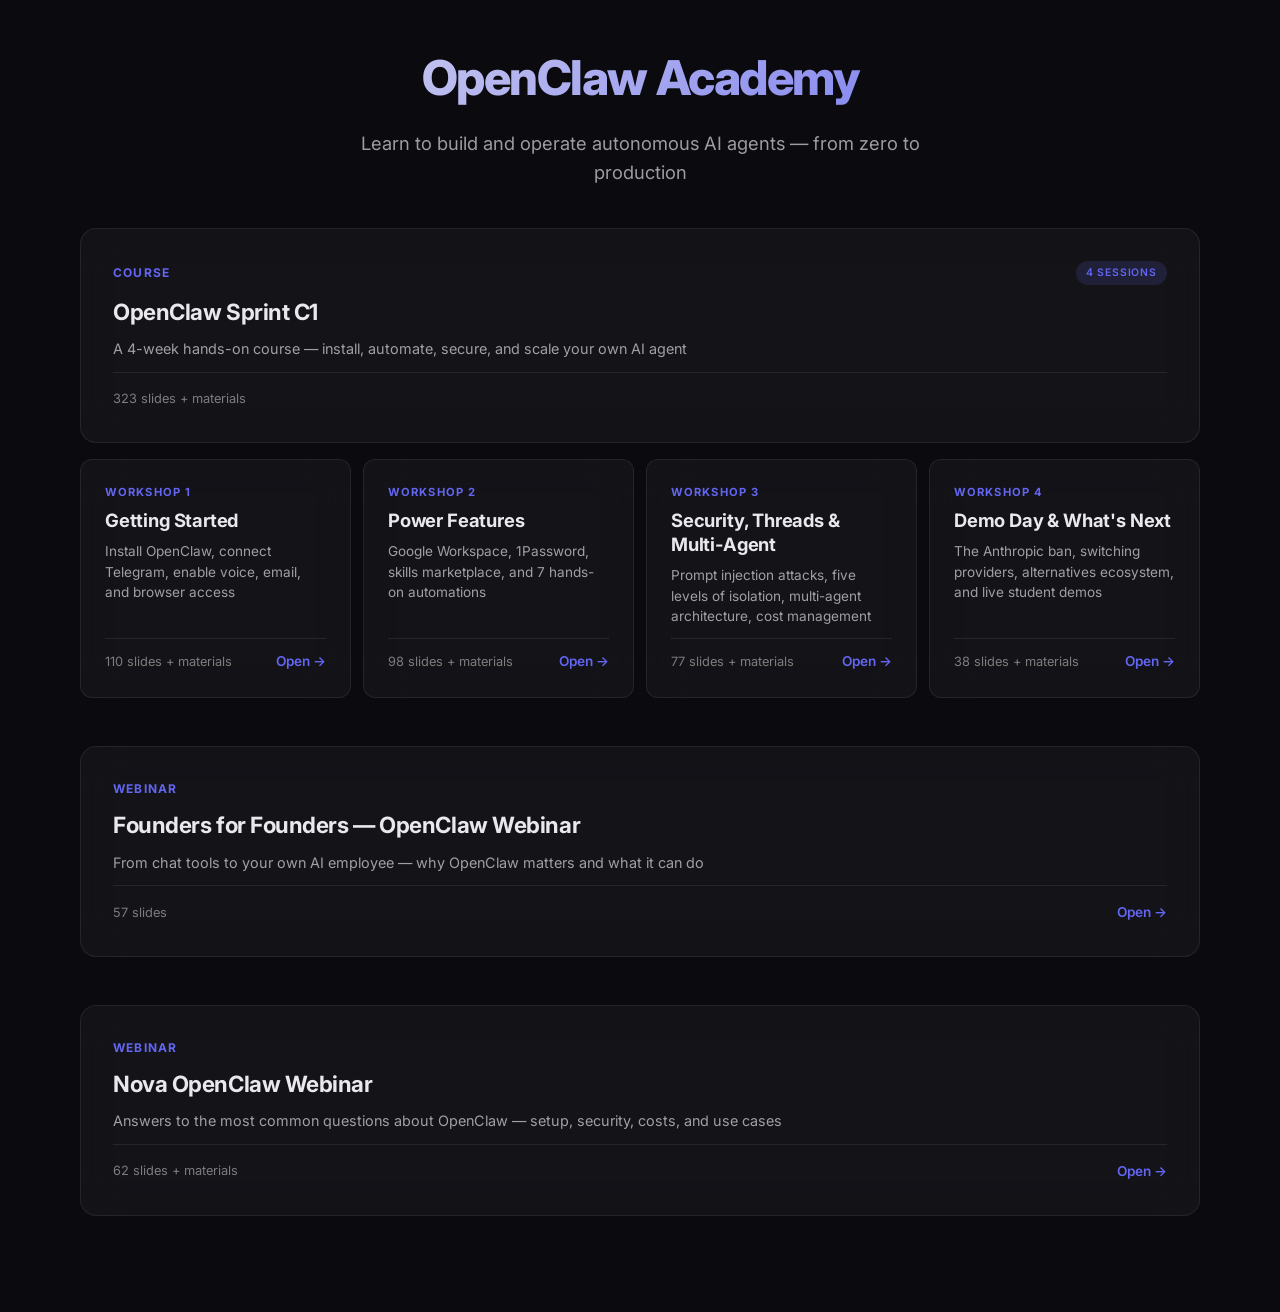
<file: index.html>
<!DOCTYPE html>
<html lang="en">
<head>
    <meta charset="UTF-8">
    <meta name="viewport" content="width=device-width, initial-scale=1.0">
    <title>OpenClaw Academy</title>
    <link rel="stylesheet" href="lms/lms.css">
</head>
<body>
    <div class="index-page">
        <header class="index-header">
            <h1>OpenClaw Academy</h1>
            <p>Learn to build and operate autonomous AI agents — from zero to production</p>
        </header>
        <div id="courses"></div>
    </div>

    <script src="lms/course-data.js"></script>
    <script>
        var container = document.getElementById('courses');

        COURSES.forEach(function (course) {
            var section = document.createElement('div');
            section.className = 'course-section';

            var typeLabel = course.type === 'course' ? 'Course' : 'Webinar';
            var badgeClass = course.type === 'course' ? 'card-badge' : 'card-badge webinar';
            var totalSlides = course.modules.reduce(function (sum, m) { return sum + m.slideCount; }, 0);
            var hasMaterials = course.modules.some(function (m) { return m.materialUrl; });

            // Single-module entries render as one clickable card
            if (course.modules.length === 1) {
                var mod = course.modules[0];
                var card = document.createElement('a');
                card.className = 'course-header-card course-header-card--link';
                card.href = 'lms/course-viewer.html?module=' + mod.id;

                card.innerHTML =
                    '<div class="card-top">' +
                        '<span class="card-number">' + typeLabel + '</span>' +
                    '</div>' +
                    '<div class="card-title">' + course.title + '</div>' +
                    '<div class="card-subtitle">' + course.subtitle + '</div>' +
                    '<div class="card-footer">' +
                        '<span class="card-meta">' + totalSlides + ' slides' + (hasMaterials ? ' + materials' : '') + '</span>' +
                        '<span class="card-cta">Open &#8594;</span>' +
                    '</div>';

                section.appendChild(card);
            } else {
                // Multi-module: header card + module grid
                var header = document.createElement('div');
                header.className = 'course-header-card';
                header.innerHTML =
                    '<div class="card-top">' +
                        '<span class="card-number">' + typeLabel + '</span>' +
                        '<span class="' + badgeClass + '">' + course.modules.length + ' sessions</span>' +
                    '</div>' +
                    '<div class="card-title">' + course.title + '</div>' +
                    '<div class="card-subtitle">' + course.subtitle + '</div>' +
                    '<div class="card-footer">' +
                        '<span class="card-meta">' + totalSlides + ' slides' + (hasMaterials ? ' + materials' : '') + '</span>' +
                    '</div>';
                section.appendChild(header);

                var grid = document.createElement('div');
                grid.className = 'module-grid';

                course.modules.forEach(function (mod) {
                    var card = document.createElement('a');
                    card.className = 'module-card';
                    card.href = 'lms/course-viewer.html?module=' + mod.id;

                    card.innerHTML =
                        '<div class="module-number">' + mod.label + '</div>' +
                        '<div class="module-title">' + mod.title + '</div>' +
                        '<div class="module-subtitle">' + mod.subtitle + '</div>' +
                        '<div class="module-footer">' +
                            '<span class="card-meta">' + mod.slideCount + ' slides' + (mod.materialUrl ? ' + materials' : '') + '</span>' +
                            '<span class="card-cta">Open &#8594;</span>' +
                        '</div>';

                    grid.appendChild(card);
                });

                section.appendChild(grid);
            }

            container.appendChild(section);
        });
    </script>
</body>
</html>
</file>
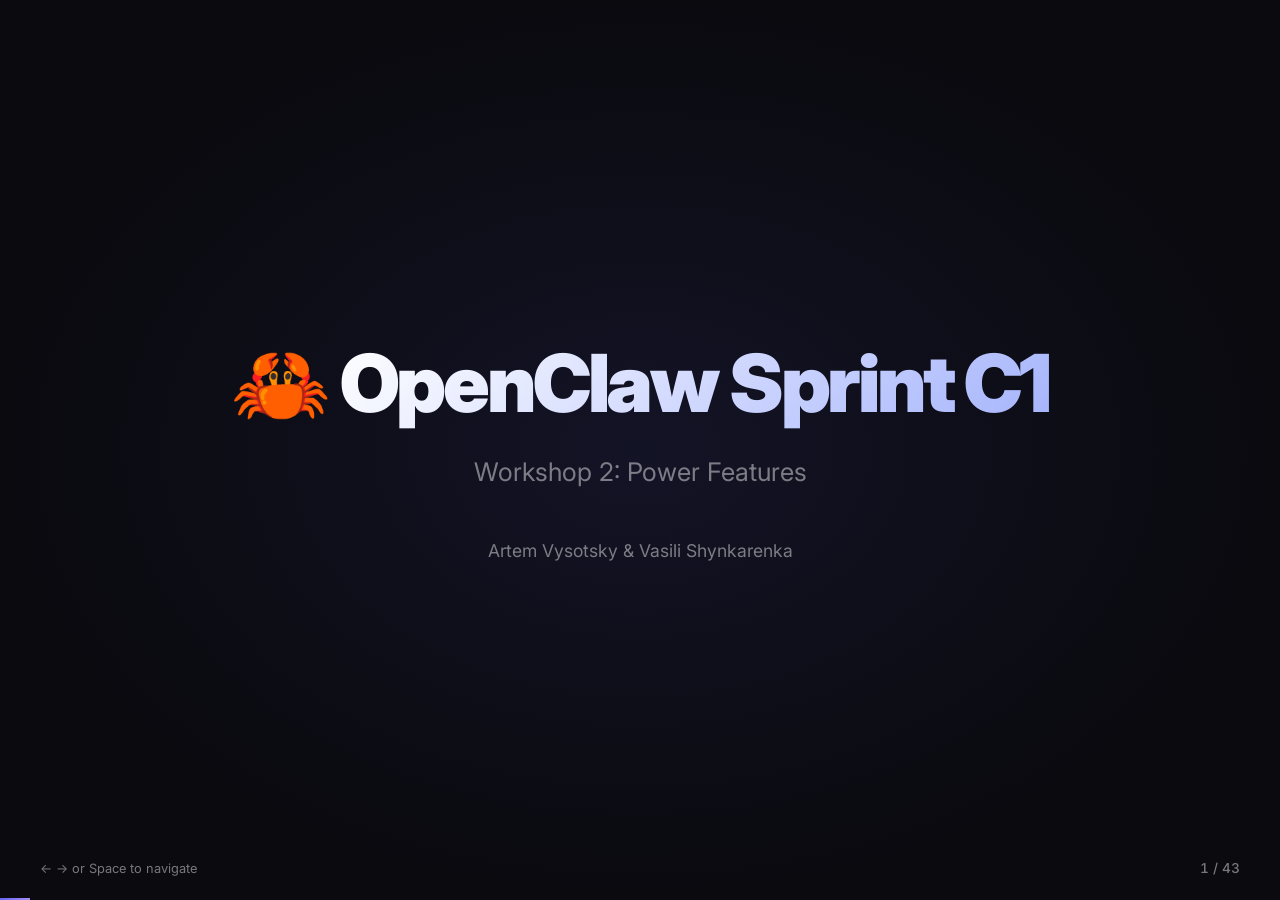
<file: workshop-2-presentation.html>
<!DOCTYPE html>
<html lang="en">
<head>
    <meta charset="UTF-8">
    <meta name="viewport" content="width=device-width, initial-scale=1.0">
    <title>OpenClaw Workshop 2: Power Features</title>
    <link href="https://fonts.googleapis.com/css2?family=Inter:wght@300;400;500;600;700;800;900&display=swap" rel="stylesheet">
    <style>
        * { margin: 0; padding: 0; box-sizing: border-box; }

        :root {
            --bg: #0a0a0f;
            --surface: rgba(255,255,255,0.04);
            --surface-hover: rgba(255,255,255,0.08);
            --border: rgba(255,255,255,0.08);
            --text: #e8e8ed;
            --text-dim: rgba(255,255,255,0.6);
            --text-muted: rgba(255,255,255,0.45);
            --accent: #6366f1;
            --accent-glow: rgba(99,102,241,0.15);
            --green: #22c55e;
            --red: #ef4444;
            --orange: #f59e0b;
            --radius: 16px;
        }

        body {
            font-family: 'Inter', -apple-system, BlinkMacSystemFont, sans-serif;
            background: var(--bg);
            color: var(--text);
            overflow: hidden;
            -webkit-font-smoothing: antialiased;
        }

        .presentation { width: 100vw; height: 100vh; position: relative; }

        .slide {
            width: 100%; height: 100%;
            display: none;
            padding: 70px 100px;
            position: absolute; top: 0; left: 0;
            overflow-y: auto;
            background: var(--bg);
        }

        .slide.active { display: flex; flex-direction: column; }

        .slide-title {
            position: absolute; top: 30px; left: 100px; right: 100px;
            padding-bottom: 20px;
            border-bottom: 1px solid var(--border);
        }

        h1 { font-size: 3.8rem; font-weight: 800; letter-spacing: -0.03em; color: #fff; margin-bottom: 16px; }
        h2 { font-size: 2.4rem; font-weight: 700; letter-spacing: -0.02em; color: #fff; margin-bottom: 24px; }
        h3 { font-size: 1.4rem; font-weight: 600; color: var(--text); margin: 20px 0 12px 0; letter-spacing: -0.01em; }

        .slide-content { margin-top: 100px; flex: 1; }

        p, li { font-size: 1.35rem; line-height: 1.8; color: var(--text-dim); font-weight: 400; }
        ul { list-style: none; margin: 16px 0; }
        li { margin: 12px 0; padding-left: 28px; position: relative; }
        li::before { content: ""; position: absolute; left: 0; top: 14px; width: 6px; height: 6px; border-radius: 50%; background: var(--accent); }

        .highlight { color: #fff; font-weight: 600; }
        .bad { color: var(--red); font-weight: 600; }
        .warn { color: var(--orange); font-weight: 500; }

        .two-columns { display: grid; grid-template-columns: 1fr 1fr; gap: 30px; margin-top: 24px; }
        .three-columns { display: grid; grid-template-columns: 1fr 1fr 1fr; gap: 24px; margin-top: 24px; }

        .column {
            background: var(--surface); padding: 32px;
            border-radius: var(--radius); border: 1px solid var(--border);
            backdrop-filter: blur(20px);
            box-shadow: 0 4px 24px rgba(0,0,0,0.2);
        }
        .column h3 { margin-top: 0; }

        .quote {
            font-size: 1.3rem; color: var(--text-dim);
            border-left: 3px solid var(--accent); padding-left: 24px; margin: 32px 0;
            font-weight: 400;
        }

        .code-block {
            background: rgba(255,255,255,0.03); padding: 28px; border-radius: var(--radius);
            font-family: 'SF Mono', 'Monaco', 'Menlo', monospace; font-size: 1rem;
            color: var(--text); margin: 20px 0; white-space: pre; overflow-x: auto;
            border: 1px solid var(--border);
        }

        table { width: 100%; border-collapse: collapse; margin: 24px 0; font-size: 1.2rem; }
        th, td { padding: 20px 24px; text-align: left; border-bottom: 1px solid var(--border); }
        th { color: var(--text-muted); font-weight: 500; font-size: 0.9rem; text-transform: uppercase; letter-spacing: 0.05em; }

        .progress-bar {
            position: fixed; bottom: 0; left: 0; height: 2px;
            background: linear-gradient(90deg, var(--accent), #a78bfa);
            transition: width 0.3s ease; z-index: 100;
        }

        .slide-counter {
            position: fixed; bottom: 24px; right: 40px;
            font-size: 0.85rem; color: var(--text-muted); font-weight: 500;
            font-variant-numeric: tabular-nums;
        }
        .nav-hint { position: fixed; bottom: 24px; left: 40px; font-size: 0.8rem; color: var(--text-muted); }

        .title-slide {
            justify-content: center; align-items: center; text-align: center;
            position: relative;
            background: radial-gradient(ellipse at 50% 50%, rgba(99,102,241,0.1) 0%, var(--bg) 70%);
        }
        .title-slide .subtitle { font-size: 1.6rem; }
        .title-slide h1 { font-size: 5rem; font-weight: 900; letter-spacing: -0.04em; color: #fff; }
        .title-slide h1 .grad { background: linear-gradient(135deg, #fff 0%, #a5b4fc 100%); -webkit-background-clip: text; -webkit-text-fill-color: transparent; background-clip: text; }
        .subtitle { font-size: 1.5rem; color: var(--text-muted); margin-top: 8px; font-weight: 400; }

        .section-number {
            font-size: 10rem; font-weight: 900;
            color: #fff; opacity: 0.03; position: absolute; top: 10px; right: 80px;
            letter-spacing: -0.05em;
        }

        .prompt-block {
            background: linear-gradient(135deg, rgba(99,102,241,0.12), rgba(99,102,241,0.04));
            border: 1px solid rgba(99,102,241,0.2);
            border-radius: var(--radius); padding: 20px 24px;
            margin: 16px 0; font-size: 1.05rem; line-height: 1.6; max-width: 750px;
            color: var(--text);
        }
        .prompt-block::before {
            content: "Prompt";
            display: block; font-size: 0.7rem; color: var(--accent);
            font-weight: 600; text-transform: uppercase; letter-spacing: 0.08em; margin-bottom: 8px;
        }

        .flow-diagram { display: flex; align-items: stretch; justify-content: center; gap: 12px; margin: 30px 0; flex-wrap: wrap; }
        .flow-step {
            background: var(--surface); border: 1px solid var(--border);
            border-radius: var(--radius); padding: 20px 24px; text-align: center; min-width: 160px; flex: 1; max-width: 220px;
            backdrop-filter: blur(20px);
            display: flex; flex-direction: column; justify-content: center; align-items: center;
        }
        .flow-step .step-icon { font-size: 1.8rem; margin-bottom: 8px; }
        .flow-step .step-text { font-size: 0.95rem; color: var(--text-dim); }
        .flow-arrow { font-size: 1.5rem; color: var(--text-muted); display: flex; align-items: center; }

        .stat-grid { display: grid; grid-template-columns: repeat(3, 1fr); gap: 24px; margin: 24px 0; }
        .stat-card {
            background: var(--surface); border: 1px solid var(--border);
            border-radius: var(--radius); padding: 32px; text-align: center;
            backdrop-filter: blur(20px);
            box-shadow: 0 4px 24px rgba(0,0,0,0.2);
        }
        .stat-number { font-size: 2.8rem; font-weight: 800; color: #fff; letter-spacing: -0.03em; }
        .stat-label { font-size: 1rem; color: var(--text-muted); margin-top: 8px; }

        .step-sequence { display: flex; gap: 16px; margin: 24px 0; }
        .step-box {
            flex: 1; background: var(--surface); border: 1px solid var(--border);
            border-radius: var(--radius); padding: 24px; text-align: center;
        }
        .step-box.active-step {
            background: linear-gradient(135deg, var(--accent), #818cf8);
            border-color: transparent;
        }
        .step-box .step-num { font-size: 2.2rem; font-weight: 800; opacity: 0.15; margin-bottom: 8px; color: #fff; }
        .step-box.active-step .step-num { opacity: 0.3; }
        .step-box .step-label { font-size: 1rem; color: var(--text-dim); }
        .step-box.active-step .step-label { color: #fff; }

        .column-accent {
            background: linear-gradient(135deg, rgba(99,102,241,0.1), rgba(99,102,241,0.03));
            border-color: rgba(99,102,241,0.2);
        }
        .column-accent h3 { color: #fff; }
        .column-accent li { color: var(--text); }

        .column-green {
            background: linear-gradient(135deg, rgba(34,197,94,0.1), rgba(34,197,94,0.03));
            border-color: rgba(34,197,94,0.2);
        }
        .column-green h3 { color: var(--green); }

        .column-orange {
            background: linear-gradient(135deg, rgba(245,158,11,0.1), rgba(245,158,11,0.03));
            border-color: rgba(245,158,11,0.2);
        }
        .column-orange h3 { color: var(--orange); }

        .tag {
            display: inline-block; padding: 4px 12px; border-radius: 100px;
            font-size: 0.8rem; font-weight: 600; letter-spacing: 0.03em;
        }
        .tag-green { background: rgba(34,197,94,0.12); color: var(--green); }
        .tag-red { background: rgba(239,68,68,0.12); color: var(--red); }
        .tag-accent { background: var(--accent-glow); color: var(--accent); }

        .tool-chip {
            display: inline-block; padding: 4px 12px; border-radius: 100px;
            font-size: 0.75rem; font-weight: 600; letter-spacing: 0.02em;
        }
        .tool-chip-accent { background: rgba(99,102,241,0.1); border: 1px solid rgba(99,102,241,0.25); color: var(--accent); }

        .emoji-demo {
            display: flex; gap: 24px; justify-content: center; margin: 32px 0; flex-wrap: wrap;
        }
        .emoji-card {
            background: var(--surface); border: 1px solid var(--border);
            border-radius: var(--radius); padding: 24px 32px; text-align: center;
            min-width: 140px;
        }
        .emoji-card .emoji { font-size: 2.5rem; margin-bottom: 8px; }
        .emoji-card .emoji-label { font-size: 0.9rem; color: var(--text-muted); }
        .emoji-card .emoji-meaning { font-size: 0.8rem; color: var(--text-dim); margin-top: 4px; }

        a { color: var(--accent); text-decoration: none; font-weight: 500; }
        a:hover { text-decoration: underline; }

        @media (min-width: 1600px) { html { font-size: 18px; } }
        @media (min-width: 1920px) {
            html { font-size: 20px; }
            .slide { padding: 80px 140px; }
            .slide-title { left: 140px; right: 140px; }
            .flow-step { min-width: 160px; padding: 24px 28px; }
            .flow-step .step-icon { font-size: 2.2rem; }
            .stat-card { padding: 40px; }
            .stat-number { font-size: 3.2rem; }
            .column { padding: 40px; }
            .two-columns { gap: 40px; }
            .step-sequence { gap: 24px; }
            .step-box { padding: 32px; }
            .prompt-block { padding: 28px 32px; max-width: 900px; font-size: 1.15rem; }
            table { font-size: 1.3rem; }
            th, td { padding: 24px 32px; }
        }
        @media (min-width: 2400px) {
            html { font-size: 24px; }
            .slide { padding: 100px 200px; }
            .slide-title { left: 200px; right: 200px; }
            h1 { font-size: 4.5rem; }
            .title-slide h1 { font-size: 6rem; }
            h2 { font-size: 3rem; }
            h3 { font-size: 1.6rem; }
            .flow-diagram { gap: 20px; }
            .flow-step { min-width: 180px; padding: 28px 32px; }
            .stat-grid { gap: 36px; }
            .stat-card { padding: 48px; }
            .stat-number { font-size: 3.6rem; }
            .column { padding: 48px; }
            .two-columns { gap: 50px; }
            .prompt-block { padding: 32px 40px; max-width: 1100px; font-size: 1.25rem; }
            .quote { font-size: 1.5rem; padding-left: 32px; }
            .code-block { padding: 36px; font-size: 1.1rem; }
            table { font-size: 1.4rem; }
            th, td { padding: 28px 36px; }
            li { margin: 16px 0; }
            .progress-bar { height: 3px; }
        }
        @media (min-width: 3200px) {
            html { font-size: 30px; }
            .slide { padding: 120px 260px; }
            .slide-title { left: 260px; right: 260px; }
            .title-slide h1 { font-size: 7rem; }
            .stat-grid { gap: 48px; }
            .stat-card { padding: 56px; }
            .column { padding: 56px; }
            .progress-bar { height: 4px; }
        }
    </style>
</head>
<body>
    <div class="presentation">

        <!-- ==================== TITLE ==================== -->
        <div class="slide title-slide active">
            <h1>🦀 <span class="grad">OpenClaw Sprint C1</span></h1>
            <div class="subtitle">Workshop 2: Power Features</div>
            <p style="margin-top: 48px; color: var(--text-muted); font-size: 1.1rem;">Artem Vysotsky &amp; Vasili Shynkarenka</p>
        </div>

        <!-- ==================== WELCOME BACK ==================== -->
        <div class="slide">
            <div class="slide-title"><h2>👋 Welcome Back</h2></div>
            <div class="slide-content" style="display: flex; flex-direction: column; justify-content: center; height: 70%;">
                <p style="font-size: 2rem; font-weight: 700; margin-bottom: 40px; color: #fff;">
                    Last time: <span class="highlight">installed &amp; connected</span>
                </p>
                <p style="font-size: 1.6rem; margin-bottom: 40px; color: var(--text-dim);">
                    Today: make it <span style="color: var(--accent); font-weight: 700;">actually useful</span>
                </p>
                <ul>
                    <li>❓ Quick check &mdash; any blockers from last week?</li>
                    <li>🎯 Goal: agent runs <span class="highlight">autonomously</span> by end of today</li>
                </ul>
            </div>
        </div>

        <!-- ==================== MENTAL MODELS ==================== -->
        <div class="slide">
            <div class="slide-title"><h2>🧠 Mental Model: The Setup Tax</h2></div>
            <div class="slide-content" style="display: flex; flex-direction: column; justify-content: center; height: 70%;">
                <p style="font-size: 2rem; font-weight: 700; margin-bottom: 32px; color: #fff;">
                    OpenClaw was built for <span style="color: var(--accent);">tinkerers and hackers</span>.
                </p>
                <p style="font-size: 1.4rem; margin-bottom: 32px; color: var(--text-dim);">
                    It was <span class="highlight">not meant to be easy</span> to set up. We're making it as smooth as we can.
                </p>
                <ul>
                    <li>🪪 It's like onboarding a <span class="highlight">new employee</span> &mdash; they need access to everything</li>
                    <li>😤 Many things <span class="bad">don't work in one click</span> &mdash; expect frustration</li>
                    <li>✅ But once it's done, <span class="highlight">it's done</span> &mdash; you never set it up again</li>
                    <li>🚪 <span class="warn">This is where most people give up</span></li>
                    <li>🤝 That's why <span class="highlight">we're here</span></li>
                </ul>
                <div class="quote" style="margin-top: 32px;">The setup is the hardest part. Today might be frustrating. That's normal. Push through it &mdash; the payoff is an employee that works 24/7.</div>
            </div>
        </div>

        <div class="slide">
            <div class="slide-title"><h2>🔄 Mental Model: Close the Loop</h2></div>
            <div class="slide-content" style="display: flex; flex-direction: column; justify-content: center; height: 70%;">
                <p style="font-size: 1.6rem; font-weight: 600; margin-bottom: 32px; color: #fff;">
                    Don't accept <span style="color: var(--red);">&ldquo;I tried but it didn't work&rdquo;</span>
                </p>
                <p style="font-size: 1.3rem; margin-bottom: 32px; color: var(--text-dim);">
                    Train your agent to <span class="highlight">test itself</span> until the task is actually complete.
                </p>
                <div class="two-columns">
                    <div class="column" style="border-color: rgba(239,68,68,0.2);">
                        <h3 style="color: var(--red);">❌ Bad</h3>
                        <ul>
                            <li>&ldquo;Set up email&rdquo;</li>
                            <li>Agent configures IMAP</li>
                            <li>&ldquo;Done!&rdquo;</li>
                            <li><span class="bad">...but it doesn't actually work</span></li>
                        </ul>
                    </div>
                    <div class="column column-green">
                        <h3>✅ Good</h3>
                        <ul>
                            <li>&ldquo;Set up email <span class="highlight">and send me a test email to confirm it works</span>&rdquo;</li>
                            <li>Agent configures IMAP</li>
                            <li>Agent sends test email</li>
                            <li>Agent verifies delivery</li>
                            <li><span class="highlight">&ldquo;Done &mdash; check your inbox&rdquo;</span></li>
                        </ul>
                    </div>
                </div>
                <p style="margin-top: 24px; font-size: 1.2rem; color: var(--accent); font-weight: 600;">Always ask: &ldquo;...and verify it works&rdquo;</p>
            </div>
        </div>

        <!-- ==================== TODAY'S PLAN ==================== -->
        <div class="slide">
            <div class="slide-title"><h2>📋 Today's Plan</h2></div>
            <div class="slide-content">
                <div class="two-columns">
                    <div class="column">
                        <h3>🔧 Power Features</h3>
                        <ul>
                            <li>🫡 Ack emojis &mdash; <span class="highlight">quality of life</span></li>
                            <li>⏰ Cron jobs &amp; scheduling</li>
                            <li>🌐 Browser automations</li>
                            <li>🔐 1Password integration</li>
                            <li>🧩 Skills &mdash; install &amp; use</li>
                            <li>📁 File sharing (Drive &amp; Mac)</li>
                        </ul>
                    </div>
                    <div class="column column-accent">
                        <h3>💡 Use Cases</h3>
                        <ul>
                            <li>📝 Meeting summary</li>
                            <li>📱 Social media management</li>
                            <li>🎧 Customer support automation</li>
                        </ul>
                    </div>
                </div>
            </div>
        </div>

        <!-- ==================== SECTION: ACK EMOJIS ==================== -->

        <div class="slide title-slide">
            <h1>🫡 <span class="grad">Ack Emojis</span></h1>
            <div class="subtitle">Know what your agent is doing</div>
        </div>

        <div class="slide">
            <div class="slide-title"><h2>🫡 The Problem: Is It Working?</h2></div>
            <div class="slide-content" style="display: flex; flex-direction: column; justify-content: center; height: 70%;">
                <p style="font-size: 1.6rem; font-weight: 600; margin-bottom: 32px; color: var(--text);">
                    You send a message. <span class="highlight">Nothing happens for 30 seconds.</span>
                </p>
                <ul>
                    <li>❓ Did it <span class="highlight">receive</span> my message?</li>
                    <li>❓ Is it <span class="highlight">thinking</span> or crashed?</li>
                    <li>❓ Should I <span class="highlight">resend</span>?</li>
                </ul>
                <p style="margin-top: 32px; font-size: 1.4rem; font-weight: 700; color: var(--accent);">
                    Ack emojis solve this &rarr; instant visual feedback
                </p>
            </div>
        </div>

        <div class="slide">
            <div class="slide-title"><h2>🫡 How It Works</h2></div>
            <div class="slide-content" style="display: flex; flex-direction: column; justify-content: center; align-items: center; height: 70%;">
                <p style="font-size: 1.3rem; color: var(--text-dim); margin-bottom: 32px;">Agent <span class="highlight">reacts to your message</span> as it processes</p>
                <div class="emoji-demo">
                    <div class="emoji-card">
                        <div class="emoji">👀</div>
                        <div class="emoji-label"><strong>Seen</strong></div>
                        <div class="emoji-meaning">Message received</div>
                    </div>
                    <div class="emoji-card">
                        <div class="emoji">🫡</div>
                        <div class="emoji-label"><strong>Working</strong></div>
                        <div class="emoji-meaning">Processing your request</div>
                    </div>
                    <div class="emoji-card">
                        <div class="emoji">✅</div>
                        <div class="emoji-label"><strong>Done</strong></div>
                        <div class="emoji-meaning">Task completed</div>
                    </div>
                    <div class="emoji-card">
                        <div class="emoji">❌</div>
                        <div class="emoji-label"><strong>Failed</strong></div>
                        <div class="emoji-meaning">Something went wrong</div>
                    </div>
                </div>
                <p style="font-size: 1.1rem; color: var(--text-muted); margin-top: 24px;">Configurable per channel &mdash; Telegram, Discord, Slack</p>
            </div>
        </div>

        <div class="slide">
            <div class="slide-title"><h2>🫡 Setting It Up</h2></div>
            <div class="slide-content" style="display: flex; flex-direction: column; justify-content: center; height: 70%;">
                <div class="prompt-block" style="max-width: 100%;">Enable ack emoji reactions on Telegram so I can see when you receive and start processing my messages. Use 👀 for received, 🫡 for working, ✅ for done.</div>
                <p style="margin-top: 24px; font-size: 1.1rem; color: var(--text-muted);">Small change, <span class="highlight">huge quality of life improvement</span>.</p>
            </div>
        </div>

        <div class="slide title-slide">
            <h1>🔴 <span class="grad">LIVE DEMO</span></h1>
            <div class="subtitle">Ack Emojis</div>
        </div>

        <!-- ==================== SECTION: CRON JOBS ==================== -->

        <div class="slide title-slide">
            <h1>⏰ <span class="grad">Cron Jobs &amp; Scheduling</span></h1>
            <div class="subtitle">Make agents work while you sleep</div>
        </div>

        <div class="slide">
            <div class="slide-title"><h2>⏰ Why Scheduling Matters</h2></div>
            <div class="slide-content" style="display: flex; flex-direction: column; justify-content: center; height: 70%;">
                <p style="font-size: 1.8rem; font-weight: 700; margin-bottom: 32px; color: #fff;">
                    Without scheduling: you <span class="highlight">ask</span>, it <span class="highlight">answers</span>.
                </p>
                <p style="font-size: 1.8rem; font-weight: 700; margin-bottom: 40px; color: var(--accent);">
                    With scheduling: it works <span class="highlight">on its own</span>.
                </p>
                <div class="two-columns">
                    <div class="column">
                        <h3>Heartbeat (Workshop 1)</h3>
                        <ul>
                            <li>Runs every <span class="highlight">N minutes</span></li>
                            <li>Batch multiple checks</li>
                            <li>Good for <span class="highlight">periodic monitoring</span></li>
                        </ul>
                    </div>
                    <div class="column column-accent">
                        <h3>Cron Jobs (NEW)</h3>
                        <ul>
                            <li><span class="highlight">Exact timing</span> &mdash; "9am Monday"</li>
                            <li>One-shot <span class="highlight">reminders</span></li>
                            <li>Isolated from main session</li>
                            <li>Can use <span class="highlight">different models</span></li>
                        </ul>
                    </div>
                </div>
            </div>
        </div>

        <div class="slide">
            <div class="slide-title"><h2>⏰ Cron Job Types</h2></div>
            <div class="slide-content">
                <div class="three-columns">
                    <div class="column">
                        <h3>⏱️ One-shot</h3>
                        <p style="font-size: 1rem; color: var(--text-dim);">"Remind me in 20 minutes"</p>
                        <p style="font-size: 0.9rem; color: var(--text-muted); margin-top: 12px;">Fires once, then done</p>
                    </div>
                    <div class="column column-accent">
                        <h3>🔁 Recurring</h3>
                        <p style="font-size: 1rem; color: var(--text-dim);">"Every day at 6am, check my emails"</p>
                        <p style="font-size: 0.9rem; color: var(--text-muted); margin-top: 12px;">Repeats on a schedule</p>
                    </div>
                    <div class="column">
                        <h3>📅 Cron expression</h3>
                        <p style="font-size: 1rem; color: var(--text-dim);">"Every weekday at 9am"</p>
                        <div class="code-block" style="font-size: 0.85rem; padding: 12px 16px; margin-top: 12px;">0 9 * * 1-5</div>
                    </div>
                </div>
                <div class="prompt-block" style="max-width: 100%; margin-top: 28px;">Every morning at 8am, check my Gmail for any urgent emails and send me a summary on Telegram.</div>
            </div>
        </div>

        <div class="slide">
            <div class="slide-title"><h2>⏰ Real Examples</h2></div>
            <div class="slide-content" style="display: flex; flex-direction: column; justify-content: center; height: 70%;">
                <ul>
                    <li>📧 <span class="highlight">8am daily</span> &mdash; Email digest of overnight messages</li>
                    <li>📊 <span class="highlight">Monday 9am</span> &mdash; Weekly revenue report</li>
                    <li>🐦 <span class="highlight">Every 4 hours</span> &mdash; Check Twitter mentions</li>
                    <li>📰 <span class="highlight">6pm daily</span> &mdash; Hacker News top stories summary</li>
                    <li>💡 <span class="highlight">6am daily</span> &mdash; LinkedIn post ideas based on trending topics</li>
                </ul>
                <p style="margin-top: 32px; font-size: 1.3rem; color: var(--text);">
                    The agent becomes a <span class="highlight">proactive employee</span>, not a reactive tool.
                </p>
            </div>
        </div>

        <div class="slide title-slide">
            <h1>🔴 <span class="grad">LIVE DEMO</span></h1>
            <div class="subtitle">Creating a Cron Job</div>
        </div>

        <!-- ==================== SECTION: BROWSER ==================== -->

        <div class="slide title-slide">
            <h1>🌐 <span class="grad">Browser Automations</span></h1>
            <div class="subtitle">Your agent browses the web</div>
        </div>

        <div class="slide">
            <div class="slide-title"><h2>🌐 What the Browser Can Do</h2></div>
            <div class="slide-content" style="display: flex; flex-direction: column; justify-content: center; height: 70%;">
                <p style="font-size: 1.5rem; margin-bottom: 32px; color: var(--text-dim);">The agent gets a <span class="highlight">real browser</span> &mdash; click, type, navigate</p>
                <div class="two-columns">
                    <div class="column">
                        <h3>🔍 Research</h3>
                        <ul>
                            <li>Search and <span class="highlight">summarize</span> results</li>
                            <li>Read articles, extract <span class="highlight">key info</span></li>
                            <li>Compare <span class="highlight">products</span> and prices</li>
                        </ul>
                    </div>
                    <div class="column column-accent">
                        <h3>⚡ Automation</h3>
                        <ul>
                            <li><span class="highlight">Log in</span> to websites</li>
                            <li>Fill <span class="highlight">forms</span></li>
                            <li><span class="highlight">Post</span> to social media</li>
                            <li>Take <span class="highlight">screenshots</span></li>
                        </ul>
                    </div>
                </div>
            </div>
        </div>

        <div class="slide">
            <div class="slide-title"><h2>🌐 Browser Profiles</h2></div>
            <div class="slide-content" style="display: flex; flex-direction: column; justify-content: center; height: 70%;">
                <div class="two-columns">
                    <div class="column">
                        <h3>🧹 openclaw profile</h3>
                        <ul>
                            <li>Clean, <span class="highlight">isolated</span> browser</li>
                            <li>Not logged into anything</li>
                            <li>Safe for <span class="highlight">research</span></li>
                            <li>Has <span class="highlight">audio</span> &mdash; can play music!</li>
                        </ul>
                    </div>
                    <div class="column column-accent">
                        <h3>👤 user profile (via MCP)</h3>
                        <ul>
                            <li>Your <span class="highlight">real Chrome</span> tabs</li>
                            <li>Already <span class="highlight">logged in</span> everywhere</li>
                            <li>Uses <span class="highlight">Chrome DevTools MCP</span></li>
                            <li>Requires <span class="highlight">remote debugging</span> enabled</li>
                        </ul>
                    </div>
                </div>
                <p style="margin-top: 24px; font-size: 1.1rem; color: var(--text-muted);">Tip: use openclaw profile + <span class="highlight">1Password</span> to log in safely, or user profile to reuse your sessions</p>
            </div>
        </div>

        <div class="slide">
            <div class="slide-title"><h2>🌐 Setting Up User Profile (MCP)</h2></div>
            <div class="slide-content" style="display: flex; flex-direction: column; justify-content: center; height: 70%;">
                <p style="font-size: 1.4rem; margin-bottom: 24px; color: var(--text-dim);">Let your agent control your <span class="highlight">real browser</span> &mdash; with all your logins</p>
                <div class="step-sequence">
                    <div class="step-box">
                        <div class="step-num">1</div>
                        <div class="step-label">Open Chrome</div>
                        <p style="font-size: 0.85rem; color: var(--text-muted); margin-top: 6px;">chrome://inspect</p>
                    </div>
                    <div class="step-box">
                        <div class="step-num">2</div>
                        <div class="step-label">Enable <span class="highlight">remote debugging</span></div>
                        <p style="font-size: 0.85rem; color: var(--text-muted); margin-top: 6px;">#remote-debugging tab</p>
                    </div>
                    <div class="step-box">
                        <div class="step-num">3</div>
                        <div class="step-label"><span class="highlight">Allow</span> the dialog</div>
                        <p style="font-size: 0.85rem; color: var(--text-muted); margin-top: 6px;">Chrome asks for permission</p>
                    </div>
                    <div class="step-box active-step">
                        <div class="step-num">4</div>
                        <div class="step-label">Agent sees your <span style="color: #fff;">real tabs</span></div>
                        <p style="font-size: 0.85rem; color: rgba(255,255,255,0.6); margin-top: 6px;">All sessions, all logins</p>
                    </div>
                </div>
                <div class="prompt-block" style="max-width: 100%; margin-top: 24px;">Open YouTube Music and play some feel-good music for me.</div>
                <p style="margin-top: 16px; font-size: 1rem; color: var(--orange);">⚠️ Agent gets access to everything in your browser &mdash; be mindful of what&rsquo;s open</p>
            </div>
        </div>

        <div class="slide">
            <div class="slide-title"><h2>🌐 Browser + 1Password = Magic</h2></div>
            <div class="slide-content" style="display: flex; flex-direction: column; justify-content: center; height: 70%;">
                <div class="flow-diagram">
                    <div class="flow-step"><div class="step-icon">💬</div><div class="step-text">"Log into<br>LinkedIn"</div></div>
                    <div class="flow-arrow">&rarr;</div>
                    <div class="flow-step"><div class="step-icon">🔐</div><div class="step-text">Fetches creds<br>from <strong style="color:#fff;">1Password</strong></div></div>
                    <div class="flow-arrow">&rarr;</div>
                    <div class="flow-step"><div class="step-icon">🔑</div><div class="step-text">Gets <strong style="color:#fff;">TOTP</strong><br>2FA code</div></div>
                    <div class="flow-arrow">&rarr;</div>
                    <div class="flow-step" style="background: linear-gradient(135deg, rgba(34,197,94,0.15), rgba(34,197,94,0.05)); border-color: rgba(34,197,94,0.3);"><div class="step-icon">✅</div><div class="step-text"><strong style="color:var(--green);">Logged in</strong><br>Ready to work</div></div>
                </div>
                <p style="text-align: center; font-size: 1.2rem; color: var(--text-dim); margin-top: 16px;">
                    No passwords in chat. No passwords in files. <span class="highlight">Zero exposure.</span>
                </p>
            </div>
        </div>

        <div class="slide title-slide">
            <h1>🔴 <span class="grad">LIVE DEMO</span></h1>
            <div class="subtitle">Browser Automation</div>
        </div>

        <!-- ==================== SECTION: 1PASSWORD ==================== -->

        <div class="slide title-slide">
            <h1>🔐 <span class="grad">1Password Integration</span></h1>
            <div class="subtitle">Secure credential management</div>
        </div>

        <div class="slide">
            <div class="slide-title"><h2>🔐 Why 1Password?</h2></div>
            <div class="slide-content" style="display: flex; flex-direction: column; justify-content: center; height: 70%;">
                <p style="font-size: 1.6rem; font-weight: 600; margin-bottom: 32px; color: var(--text);">
                    Your agent needs credentials. <span class="bad">Don't put them in text files.</span>
                </p>
                <div class="two-columns">
                    <div class="column" style="border-color: rgba(239,68,68,0.2);">
                        <h3 style="color: var(--red);">❌ Bad</h3>
                        <ul>
                            <li>Passwords in <span class="bad">TOOLS.md</span></li>
                            <li>API keys in <span class="bad">chat history</span></li>
                            <li>Creds in <span class="bad">environment variables</span></li>
                        </ul>
                    </div>
                    <div class="column column-green">
                        <h3>✅ Good</h3>
                        <ul>
                            <li>Agent calls <span class="highlight">op</span> CLI</li>
                            <li>Fetches creds <span class="highlight">on demand</span></li>
                            <li>Supports <span class="highlight">TOTP</span> (2FA codes)</li>
                            <li>Requires <span class="highlight">your approval</span> via app</li>
                        </ul>
                    </div>
                </div>
            </div>
        </div>

        <div class="slide">
            <div class="slide-title"><h2>🔐 How It Works</h2></div>
            <div class="slide-content" style="display: flex; flex-direction: column; justify-content: center; height: 70%;">
                <div class="step-sequence">
                    <div class="step-box">
                        <div class="step-num">1</div>
                        <div class="step-label">Install <span class="highlight">op</span> CLI</div>
                        <p style="font-size: 0.85rem; color: var(--text-muted); margin-top: 6px;">brew install 1password-cli</p>
                    </div>
                    <div class="step-box">
                        <div class="step-num">2</div>
                        <div class="step-label">Enable <span class="highlight">desktop integration</span></div>
                        <p style="font-size: 0.85rem; color: var(--text-muted); margin-top: 6px;">In 1Password app settings</p>
                    </div>
                    <div class="step-box">
                        <div class="step-num">3</div>
                        <div class="step-label">Agent runs <span class="highlight">op signin</span></div>
                        <p style="font-size: 0.85rem; color: var(--text-muted); margin-top: 6px;">You approve on your device</p>
                    </div>
                    <div class="step-box active-step">
                        <div class="step-num">4</div>
                        <div class="step-label">Fetches <span style="color: #fff;">secrets securely</span></div>
                        <p style="font-size: 0.85rem; color: rgba(255,255,255,0.6); margin-top: 6px;">Passwords, TOTP, API keys</p>
                    </div>
                </div>
                <div class="prompt-block" style="max-width: 100%; margin-top: 24px;">Set up 1Password CLI integration so you can securely fetch my credentials when needed. I have the 1Password desktop app installed.</div>
            </div>
        </div>

        <div class="slide title-slide">
            <h1>🔴 <span class="grad">LIVE DEMO</span></h1>
            <div class="subtitle">1Password Integration</div>
        </div>

        <!-- ==================== SECTION: SKILLS ==================== -->

        <div class="slide title-slide">
            <h1>🧩 <span class="grad">Skills</span></h1>
            <div class="subtitle">Teach your agent new tricks</div>
        </div>

        <div class="slide">
            <div class="slide-title"><h2>🧩 What Are Skills?</h2></div>
            <div class="slide-content" style="display: flex; flex-direction: column; justify-content: center; height: 70%;">
                <p style="font-size: 1.8rem; font-weight: 700; margin-bottom: 32px; color: #fff;">
                    Pre-built <span style="color: var(--accent);">instruction manuals</span> for your agent.
                </p>
                <p style="font-size: 1.3rem; color: var(--text-dim); margin-bottom: 32px;">
                    Instead of explaining how to use Twitter API from scratch &mdash;<br>
                    install the <span class="highlight">xurl skill</span> and it just knows.
                </p>
                <div class="flow-diagram">
                    <div class="flow-step"><div class="step-icon">📦</div><div class="step-text">Install<br>skill</div></div>
                    <div class="flow-arrow">&rarr;</div>
                    <div class="flow-step"><div class="step-icon">📖</div><div class="step-text">Agent reads<br><strong style="color:#fff;">SKILL.md</strong></div></div>
                    <div class="flow-arrow">&rarr;</div>
                    <div class="flow-step"><div class="step-icon">🧠</div><div class="step-text">Learns<br>the tool</div></div>
                    <div class="flow-arrow">&rarr;</div>
                    <div class="flow-step" style="background: linear-gradient(135deg, rgba(34,197,94,0.15), rgba(34,197,94,0.05)); border-color: rgba(34,197,94,0.3);"><div class="step-icon">⚡</div><div class="step-text"><strong style="color:var(--green);">Uses it</strong><br>automatically</div></div>
                </div>
            </div>
        </div>

        <div class="slide">
            <div class="slide-title"><h2>🧩 Built-in Skills</h2></div>
            <div class="slide-content">
                <table>
                    <tr><th>Skill</th><th>What it does</th></tr>
                    <tr><td><span class="highlight">🔐 1password</span></td><td>Secure credential management</td></tr>
                    <tr><td><span class="highlight">🐙 github</span></td><td>Issues, PRs, CI/CD via gh CLI</td></tr>
                    <tr><td><span class="highlight">📧 gog</span></td><td>Gmail, Calendar, Drive, Contacts, Sheets, Docs</td></tr>
                    <tr><td><span class="highlight">🐦 xurl</span></td><td>Twitter/X API &mdash; post, reply, search, DM</td></tr>
                    <tr><td><span class="highlight">💬 slack</span></td><td>Slack control &mdash; messages, reactions, pins</td></tr>
                    <tr><td><span class="highlight">🌤️ weather</span></td><td>Weather and forecasts</td></tr>
                    <tr><td><span class="highlight">🎙️ whisper</span></td><td>Local speech-to-text</td></tr>
                </table>
            </div>
        </div>

        <div class="slide">
            <div class="slide-title"><h2>🧩 Installing Skills</h2></div>
            <div class="slide-content" style="display: flex; flex-direction: column; justify-content: center; height: 70%;">
                <p style="font-size: 1.3rem; color: var(--text-dim); margin-bottom: 24px;">Two sources:</p>
                <div class="two-columns">
                    <div class="column column-green">
                        <h3>Built-in (safe)</h3>
                        <p style="font-size: 1rem; color: var(--text-dim); margin-bottom: 16px;">Ship with OpenClaw</p>
                        <div class="code-block" style="font-size: 0.9rem; padding: 16px;">Already available</div>
                    </div>
                    <div class="column column-orange">
                        <h3>ClawHub (⚠️ vet first)</h3>
                        <p style="font-size: 1rem; color: var(--text-dim); margin-bottom: 16px;">Community marketplace</p>
                        <div class="code-block" style="font-size: 0.9rem; padding: 16px;">openclaw skill install &lt;name&gt;</div>
                        <p style="font-size: 0.9rem; color: var(--orange); margin-top: 12px;">⚠️ ~20% are malicious &mdash; always review</p>
                    </div>
                </div>
                <div class="prompt-block" style="max-width: 100%; margin-top: 24px;">Show me what skills are already installed. Also, can you find a skill for managing Google Calendar?</div>
            </div>
        </div>

        <div class="slide title-slide">
            <h1>🔴 <span class="grad">LIVE DEMO</span></h1>
            <div class="subtitle">Skills</div>
        </div>

        <!-- ==================== SECTION: FILE SHARING ==================== -->

        <div class="slide title-slide">
            <h1>📁 <span class="grad">File Sharing</span></h1>
            <div class="subtitle">Google Drive &amp; macOS</div>
        </div>

        <div class="slide">
            <div class="slide-title"><h2>📁 Getting Files to Your Agent</h2></div>
            <div class="slide-content" style="display: flex; flex-direction: column; justify-content: center; height: 70%;">
                <p style="font-size: 1.5rem; margin-bottom: 32px; color: var(--text-dim);">Your agent lives in a <span class="highlight">workspace folder</span>. It needs files there.</p>
                <div class="three-columns">
                    <div class="column">
                        <h3>💬 Telegram / Chat</h3>
                        <ul>
                            <li>Send files <span class="highlight">directly</span></li>
                            <li>Images, PDFs, docs</li>
                            <li>Best for <span class="highlight">quick shares</span></li>
                        </ul>
                    </div>
                    <div class="column column-accent">
                        <h3>☁️ Google Drive</h3>
                        <ul>
                            <li>Use <span class="highlight">gog</span> skill</li>
                            <li>Agent reads/writes Drive files</li>
                            <li>Sheets, Docs, spreadsheets</li>
                            <li>Best for <span class="highlight">shared data</span></li>
                        </ul>
                    </div>
                    <div class="column">
                        <h3>🖥️ macOS Shared Folder</h3>
                        <ul>
                            <li>Drop files in <span class="highlight">shared directory</span></li>
                            <li>Agent picks them up</li>
                            <li>Best for <span class="highlight">local workflows</span></li>
                        </ul>
                    </div>
                </div>
            </div>
        </div>

        <div class="slide">
            <div class="slide-title"><h2>☁️ Google Drive Setup</h2></div>
            <div class="slide-content" style="display: flex; flex-direction: column; justify-content: center; height: 70%;">
                <div class="prompt-block" style="max-width: 100%; margin-bottom: 24px;">Set up Google Drive access using the gog skill so you can read and write files from my Google Drive.</div>
                <div class="flow-diagram">
                    <div class="flow-step"><div class="step-icon">🧩</div><div class="step-text">gog skill<br>installed</div></div>
                    <div class="flow-arrow">&rarr;</div>
                    <div class="flow-step"><div class="step-icon">🔑</div><div class="step-text">OAuth<br>login</div></div>
                    <div class="flow-arrow">&rarr;</div>
                    <div class="flow-step"><div class="step-icon">📂</div><div class="step-text">Access<br>Drive files</div></div>
                    <div class="flow-arrow">&rarr;</div>
                    <div class="flow-step" style="background: linear-gradient(135deg, rgba(34,197,94,0.15), rgba(34,197,94,0.05)); border-color: rgba(34,197,94,0.3);"><div class="step-icon">📊</div><div class="step-text"><strong style="color:var(--green);">Read/write</strong><br>Sheets, Docs</div></div>
                </div>
            </div>
        </div>

        <div class="slide title-slide">
            <h1>🔴 <span class="grad">LIVE DEMO</span></h1>
            <div class="subtitle">File Sharing</div>
        </div>

        <!-- ==================== SECTION: USE CASES ==================== -->

        <div class="slide title-slide">
            <h1>💡 <span class="grad">Use Cases</span></h1>
            <div class="subtitle">Putting it all together</div>
        </div>

        <!-- USE CASE 1: Meeting Summary -->
        <div class="slide">
            <div class="section-number">01</div>
            <div class="slide-title"><h2>📝 Use Case: Meeting Summary</h2></div>
            <div class="slide-content">
                <p style="font-size: 1.4rem; margin-bottom: 24px; color: var(--text-dim);">Record a meeting &rarr; get <span class="highlight">summary + action items</span> in Telegram</p>
                <div class="flow-diagram">
                    <div class="flow-step"><div class="step-icon">🎤</div><div class="step-text">Record<br>meeting</div></div>
                    <div class="flow-arrow">&rarr;</div>
                    <div class="flow-step"><div class="step-icon">📁</div><div class="step-text">Share audio<br>file</div></div>
                    <div class="flow-arrow">&rarr;</div>
                    <div class="flow-step"><div class="step-icon">🎙️</div><div class="step-text">Whisper<br>transcribes</div></div>
                    <div class="flow-arrow">&rarr;</div>
                    <div class="flow-step"><div class="step-icon">🧠</div><div class="step-text">AI extracts<br>key points</div></div>
                    <div class="flow-arrow">&rarr;</div>
                    <div class="flow-step" style="background: linear-gradient(135deg, rgba(34,197,94,0.15), rgba(34,197,94,0.05)); border-color: rgba(34,197,94,0.3);"><div class="step-icon">✅</div><div class="step-text"><strong style="color:var(--green);">Summary</strong><br>+ action items</div></div>
                </div>
                <div class="two-columns" style="margin-top: 20px;">
                    <div class="column">
                        <h3>Features used</h3>
                        <ul>
                            <li>🎙️ <span class="highlight">Whisper</span> skill (voice-to-text)</li>
                            <li>📁 File sharing</li>
                            <li>☁️ Google Drive (save notes)</li>
                        </ul>
                    </div>
                    <div class="column column-accent">
                        <h3>Output</h3>
                        <ul>
                            <li>📋 Meeting <span class="highlight">summary</span></li>
                            <li>✅ <span class="highlight">Action items</span> with owners</li>
                            <li>📧 Follow-up email draft</li>
                            <li>📅 Calendar events created</li>
                        </ul>
                    </div>
                </div>
            </div>
        </div>

        <!-- USE CASE 2: Social Media -->
        <div class="slide">
            <div class="section-number">02</div>
            <div class="slide-title"><h2>📱 Use Case: Social Media Management</h2></div>
            <div class="slide-content">
                <p style="font-size: 1.4rem; margin-bottom: 24px; color: var(--text-dim);">Daily post ideas &rarr; drafts &rarr; <span class="highlight">automated posting</span></p>
                <div class="flow-diagram">
                    <div class="flow-step"><div class="step-icon">⏰</div><div class="step-text">Cron:<br>6am daily</div></div>
                    <div class="flow-arrow">&rarr;</div>
                    <div class="flow-step"><div class="step-icon">🌐</div><div class="step-text">Browse<br>trending topics</div></div>
                    <div class="flow-arrow">&rarr;</div>
                    <div class="flow-step"><div class="step-icon">✍️</div><div class="step-text">Draft<br>3 post ideas</div></div>
                    <div class="flow-arrow">&rarr;</div>
                    <div class="flow-step"><div class="step-icon">💬</div><div class="step-text">Send to you<br>for approval</div></div>
                    <div class="flow-arrow">&rarr;</div>
                    <div class="flow-step" style="background: linear-gradient(135deg, rgba(34,197,94,0.15), rgba(34,197,94,0.05)); border-color: rgba(34,197,94,0.3);"><div class="step-icon">🚀</div><div class="step-text"><strong style="color:var(--green);">Post</strong><br>to LinkedIn/X</div></div>
                </div>
                <div class="two-columns" style="margin-top: 20px;">
                    <div class="column">
                        <h3>Features used</h3>
                        <ul>
                            <li>⏰ <span class="highlight">Cron jobs</span> (daily schedule)</li>
                            <li>🌐 <span class="highlight">Browser</span> (research trends)</li>
                            <li>🔐 <span class="highlight">1Password</span> (login to platforms)</li>
                            <li>🐦 <span class="highlight">xurl</span> skill (X/Twitter posting)</li>
                        </ul>
                    </div>
                    <div class="column column-accent">
                        <h3>Platforms</h3>
                        <ul>
                            <li>🔗 LinkedIn (via browser)</li>
                            <li>🐦 X/Twitter (via xurl skill)</li>
                            <li>📸 Instagram (via browser)</li>
                            <li>📝 Substack (via browser)</li>
                        </ul>
                    </div>
                </div>
            </div>
        </div>

        <!-- USE CASE 3: Customer Support -->
        <div class="slide">
            <div class="section-number">03</div>
            <div class="slide-title"><h2>🎧 Use Case: Customer Support Automation</h2></div>
            <div class="slide-content">
                <p style="font-size: 1.4rem; margin-bottom: 24px; color: var(--text-dim);">Monitor support channels &rarr; <span class="highlight">auto-respond or escalate</span></p>
                <div class="flow-diagram">
                    <div class="flow-step"><div class="step-icon">📧</div><div class="step-text">Email<br>arrives</div></div>
                    <div class="flow-arrow">&rarr;</div>
                    <div class="flow-step"><div class="step-icon">🧠</div><div class="step-text">Classify<br>intent</div></div>
                    <div class="flow-arrow">&rarr;</div>
                    <div class="flow-step"><div class="step-icon">📚</div><div class="step-text">Check<br>knowledge base</div></div>
                    <div class="flow-arrow">&rarr;</div>
                    <div class="flow-step"><div class="step-icon">🔀</div><div class="step-text">Route:<br>auto or human?</div></div>
                    <div class="flow-arrow">&rarr;</div>
                    <div class="flow-step" style="background: linear-gradient(135deg, rgba(34,197,94,0.15), rgba(34,197,94,0.05)); border-color: rgba(34,197,94,0.3);"><div class="step-icon">📨</div><div class="step-text"><strong style="color:var(--green);">Reply</strong><br>or escalate</div></div>
                </div>
                <div class="two-columns" style="margin-top: 20px;">
                    <div class="column">
                        <h3>Features used</h3>
                        <ul>
                            <li>⏰ <span class="highlight">Cron</span> (check inbox every 15 min)</li>
                            <li>📧 <span class="highlight">IMAP</span> (read/send email)</li>
                            <li>🌐 <span class="highlight">Browser</span> (check docs)</li>
                            <li>📁 <span class="highlight">Files</span> (FAQ / knowledge base)</li>
                        </ul>
                    </div>
                    <div class="column column-accent">
                        <h3>Smart routing</h3>
                        <ul>
                            <li>🟢 Simple question &rarr; <span class="highlight">auto-reply</span></li>
                            <li>🟡 Needs context &rarr; <span class="highlight">draft + review</span></li>
                            <li>🔴 Angry customer &rarr; <span class="highlight">escalate to you</span></li>
                            <li>💰 Sales inquiry &rarr; <span class="highlight">forward to team</span></li>
                        </ul>
                    </div>
                </div>
            </div>
        </div>

        <!-- ==================== SECTION: PUTTING IT TOGETHER ==================== -->

        <div class="slide">
            <div class="slide-title"><h2>🏗️ The Stack</h2></div>
            <div class="slide-content" style="display: flex; flex-direction: column; justify-content: center; align-items: center; height: 70%;">
                <p style="font-size: 1.5rem; margin-bottom: 32px; color: var(--text-dim);">Everything connects:</p>
                <div class="stat-grid" style="width: 100%; max-width: 900px;">
                    <div class="stat-card">
                        <div class="stat-number" style="font-size: 2rem;">⏰</div>
                        <div class="stat-label" style="font-size: 1.1rem; color: var(--text);">Cron triggers</div>
                        <p style="font-size: 0.9rem; color: var(--text-muted); margin-top: 4px;">When to act</p>
                    </div>
                    <div class="stat-card">
                        <div class="stat-number" style="font-size: 2rem;">🌐</div>
                        <div class="stat-label" style="font-size: 1.1rem; color: var(--text);">Browser executes</div>
                        <p style="font-size: 0.9rem; color: var(--text-muted); margin-top: 4px;">How to act</p>
                    </div>
                    <div class="stat-card">
                        <div class="stat-number" style="font-size: 2rem;">🔐</div>
                        <div class="stat-label" style="font-size: 1.1rem; color: var(--text);">1Password secures</div>
                        <p style="font-size: 0.9rem; color: var(--text-muted); margin-top: 4px;">Safe access</p>
                    </div>
                    <div class="stat-card">
                        <div class="stat-number" style="font-size: 2rem;">🧩</div>
                        <div class="stat-label" style="font-size: 1.1rem; color: var(--text);">Skills extend</div>
                        <p style="font-size: 0.9rem; color: var(--text-muted); margin-top: 4px;">New abilities</p>
                    </div>
                    <div class="stat-card">
                        <div class="stat-number" style="font-size: 2rem;">📁</div>
                        <div class="stat-label" style="font-size: 1.1rem; color: var(--text);">Files connect</div>
                        <p style="font-size: 0.9rem; color: var(--text-muted); margin-top: 4px;">Data in &amp; out</p>
                    </div>
                    <div class="stat-card">
                        <div class="stat-number" style="font-size: 2rem;">🫡</div>
                        <div class="stat-label" style="font-size: 1.1rem; color: var(--text);">Ack emojis confirm</div>
                        <p style="font-size: 0.9rem; color: var(--text-muted); margin-top: 4px;">You stay in the loop</p>
                    </div>
                </div>
            </div>
        </div>

        <!-- ==================== SECTION: USEFUL COMMANDS ==================== -->

        <div class="slide title-slide">
            <h1>⌨️ <span class="grad">Useful Commands</span></h1>
            <div class="subtitle">Shortcuts you'll use daily</div>
        </div>

        <div class="slide">
            <div class="slide-title"><h2>⌨️ Chat Commands</h2></div>
            <div class="slide-content">
                <p style="font-size: 1.3rem; margin-bottom: 24px; color: var(--text-dim);">Type these <span class="highlight">directly in Telegram</span> to control your agent</p>
                <table>
                    <tr><th>Command</th><th>What it does</th></tr>
                    <tr><td><span class="highlight">/models</span></td><td>Switch AI model (Sonnet &rarr; Opus, GPT-4, etc). Cheaper or smarter on demand.</td></tr>
                    <tr><td><span class="highlight">/restart</span></td><td>Restart the agent. Clears stuck state, reloads workspace files.</td></tr>
                    <tr><td><span class="highlight">/context</span></td><td>Show current context window usage. See how much memory the agent is using.</td></tr>
                    <tr><td><span class="highlight">/status</span></td><td>Session status &mdash; model, usage, cost, uptime.</td></tr>
                    <tr><td><span class="highlight">/reasoning</span></td><td>Toggle extended thinking. Agent "thinks harder" on complex tasks.</td></tr>
                    <tr><td><span class="highlight">/tasks</span></td><td>View running background tasks &mdash; cron jobs, sub-agents, long-running work.</td></tr>
                </table>
                <p style="margin-top: 24px; font-size: 1.1rem; color: var(--text-muted);">💡 Pro tip: use <span class="highlight">/models</span> to switch to a cheaper model for simple tasks, and Opus for complex ones.</p>
            </div>
        </div>

        <!-- ==================== SECTION: HOMEWORK ==================== -->

        <div class="slide">
            <div class="slide-title"><h2>📝 Before Next Session</h2></div>
            <div class="slide-content" style="display: flex; flex-direction: column; justify-content: center; height: 70%;">
                <ul>
                    <li>✅ Set up <span class="highlight">ack emojis</span> on Telegram</li>
                    <li>⏰ Create at least <span class="highlight">one cron job</span></li>
                    <li>🌐 Try a <span class="highlight">browser automation</span></li>
                    <li>🔐 Set up <span class="highlight">1Password</span> (if you use it)</li>
                    <li>💡 Build your <span class="highlight">first use case</span></li>
                    <li>🆘 Stuck? Ask <span class="highlight">coding agent</span> first</li>
                </ul>
            </div>
        </div>

        <div class="slide title-slide">
            <h1>❓ <span class="grad">Questions?</span></h1>
            <div class="subtitle">Q&amp;A</div>
            <div style="margin-top: 60px;">
                <p style="font-size: 1.2rem; color: var(--text-muted);">WhatsApp group for follow-ups</p>
            </div>
        </div>

    </div>

    <div class="progress-bar" id="progress"></div>
    <div class="slide-counter" id="counter">1 / 1</div>
    <div class="nav-hint">&larr; &rarr; or Space to navigate</div>

    <script>
        const slides = document.querySelectorAll('.slide');
        let currentSlide = 0;

        function showSlide(n) {
            slides[currentSlide].classList.remove('active');
            currentSlide = (n + slides.length) % slides.length;
            slides[currentSlide].classList.add('active');
            document.getElementById('counter').textContent = `${currentSlide + 1} / ${slides.length}`;
            document.getElementById('progress').style.width = `${((currentSlide + 1) / slides.length) * 100}%`;
            if (window.parent !== window) {
                window.parent.postMessage({ type: 'slideChange', current: currentSlide + 1, total: slides.length }, '*');
            }
        }

        function nextSlide() { showSlide(currentSlide + 1); }
        function prevSlide() { showSlide(currentSlide - 1); }

        window.addEventListener('message', (e) => {
            if (e.data && e.data.type === 'goToSlide') showSlide(e.data.index);
            if (e.data && e.data.type === 'next') nextSlide();
            if (e.data && e.data.type === 'prev') prevSlide();
        });

        document.addEventListener('keydown', (e) => {
            if (e.key === 'ArrowRight' || e.key === ' ' || e.key === 'Enter') { e.preventDefault(); nextSlide(); }
            else if (e.key === 'ArrowLeft' || e.key === 'Backspace') { e.preventDefault(); prevSlide(); }
        });

        document.addEventListener('click', (e) => {
            if (e.clientX > window.innerWidth / 2) nextSlide(); else prevSlide();
        });

        let touchStartX = 0;
        document.addEventListener('touchstart', (e) => { touchStartX = e.touches[0].clientX; });
        document.addEventListener('touchend', (e) => {
            const diff = touchStartX - e.changedTouches[0].clientX;
            if (Math.abs(diff) > 50) { diff > 0 ? nextSlide() : prevSlide(); }
        });

        showSlide(0);
    </script>
</body>
</html>
</file>
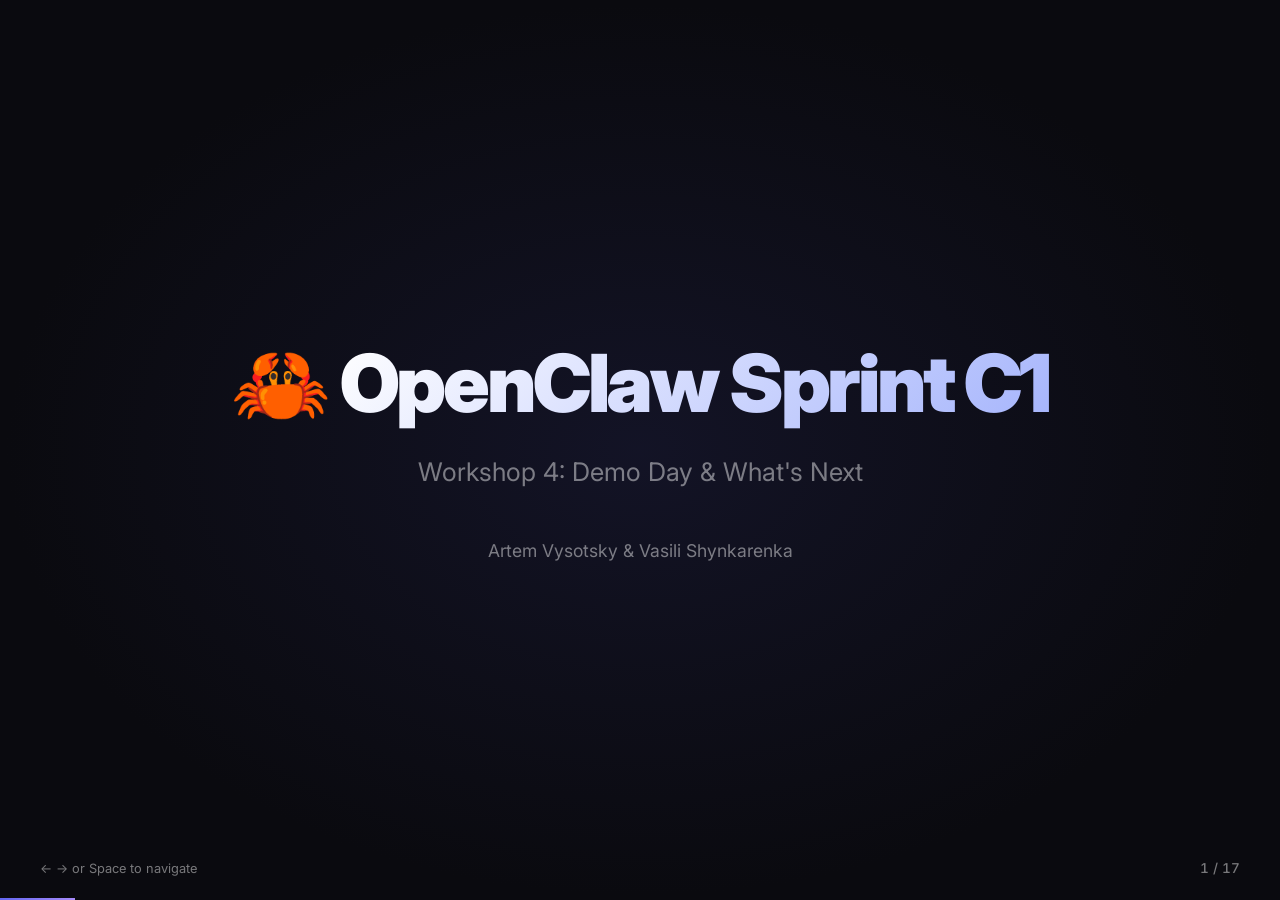
<file: workshop-4-presentation.html>
<!DOCTYPE html>
<html lang="en">
<head>
    <meta charset="UTF-8">
    <meta name="viewport" content="width=device-width, initial-scale=1.0">
    <title>OpenClaw Workshop 4: Demo Day &amp; What's Next</title>
    <link href="https://fonts.googleapis.com/css2?family=Inter:wght@300;400;500;600;700;800;900&display=swap" rel="stylesheet">
    <style>
        * { margin: 0; padding: 0; box-sizing: border-box; }

        :root {
            --bg: #0a0a0f;
            --surface: rgba(255,255,255,0.04);
            --surface-hover: rgba(255,255,255,0.08);
            --border: rgba(255,255,255,0.08);
            --text: #e8e8ed;
            --text-dim: rgba(255,255,255,0.6);
            --text-muted: rgba(255,255,255,0.45);
            --accent: #6366f1;
            --accent-glow: rgba(99,102,241,0.15);
            --green: #22c55e;
            --red: #ef4444;
            --orange: #f59e0b;
            --radius: 16px;
        }

        body {
            font-family: 'Inter', -apple-system, BlinkMacSystemFont, sans-serif;
            background: var(--bg);
            color: var(--text);
            overflow: hidden;
            -webkit-font-smoothing: antialiased;
        }

        .presentation { width: 100vw; height: 100vh; position: relative; }

        .slide {
            width: 100%; height: 100%;
            display: none;
            padding: 70px 100px;
            position: absolute; top: 0; left: 0;
            overflow-y: auto;
            background: var(--bg);
        }

        .slide.active { display: flex; flex-direction: column; }

        .slide-title {
            position: absolute; top: 30px; left: 100px; right: 100px;
            padding-bottom: 20px;
            border-bottom: 1px solid var(--border);
        }

        h1 { font-size: 3.8rem; font-weight: 800; letter-spacing: -0.03em; color: #fff; margin-bottom: 16px; }
        h2 { font-size: 2.4rem; font-weight: 700; letter-spacing: -0.02em; color: #fff; margin-bottom: 24px; }
        h3 { font-size: 1.4rem; font-weight: 600; color: var(--text); margin: 20px 0 12px 0; letter-spacing: -0.01em; }

        .slide-content { margin-top: 100px; flex: 1; }

        p, li { font-size: 1.35rem; line-height: 1.8; color: var(--text-dim); font-weight: 400; }
        ul { list-style: none; margin: 16px 0; }
        li { margin: 12px 0; padding-left: 28px; position: relative; }
        li::before { content: ""; position: absolute; left: 0; top: 14px; width: 6px; height: 6px; border-radius: 50%; background: var(--accent); }

        .highlight { color: #fff; font-weight: 600; }
        .bad { color: var(--red); font-weight: 600; }
        .warn { color: var(--orange); font-weight: 500; }

        .two-columns { display: grid; grid-template-columns: 1fr 1fr; gap: 30px; margin-top: 24px; }
        .three-columns { display: grid; grid-template-columns: 1fr 1fr 1fr; gap: 24px; margin-top: 24px; }

        .column {
            background: var(--surface); padding: 32px;
            border-radius: var(--radius); border: 1px solid var(--border);
            backdrop-filter: blur(20px);
            box-shadow: 0 4px 24px rgba(0,0,0,0.2);
        }
        .column h3 { margin-top: 0; }

        .quote {
            font-size: 1.3rem; color: var(--text-dim);
            border-left: 3px solid var(--accent); padding-left: 24px; margin: 32px 0;
            font-weight: 400;
        }

        .code-block {
            background: rgba(255,255,255,0.03); padding: 28px; border-radius: var(--radius);
            font-family: 'SF Mono', 'Monaco', 'Menlo', monospace; font-size: 1rem;
            color: var(--text); margin: 20px 0; white-space: pre; overflow-x: auto;
            border: 1px solid var(--border);
        }

        table { width: 100%; border-collapse: collapse; margin: 24px 0; font-size: 1.2rem; }
        th, td { padding: 20px 24px; text-align: left; border-bottom: 1px solid var(--border); }
        th { color: var(--text-muted); font-weight: 500; font-size: 0.9rem; text-transform: uppercase; letter-spacing: 0.05em; }

        .progress-bar {
            position: fixed; bottom: 0; left: 0; height: 2px;
            background: linear-gradient(90deg, var(--accent), #a78bfa);
            transition: width 0.3s ease; z-index: 100;
        }

        .slide-counter {
            position: fixed; bottom: 24px; right: 40px;
            font-size: 0.85rem; color: var(--text-muted); font-weight: 500;
            font-variant-numeric: tabular-nums;
        }
        .nav-hint { position: fixed; bottom: 24px; left: 40px; font-size: 0.8rem; color: var(--text-muted); }

        .title-slide {
            justify-content: center; align-items: center; text-align: center;
            position: relative;
            background: radial-gradient(ellipse at 50% 50%, rgba(99,102,241,0.1) 0%, var(--bg) 70%);
        }
        .title-slide .subtitle { font-size: 1.6rem; }
        .title-slide h1 { font-size: 5rem; font-weight: 900; letter-spacing: -0.04em; color: #fff; }
        .title-slide h1 .grad { background: linear-gradient(135deg, #fff 0%, #a5b4fc 100%); -webkit-background-clip: text; -webkit-text-fill-color: transparent; background-clip: text; }
        .subtitle { font-size: 1.5rem; color: var(--text-muted); margin-top: 8px; font-weight: 400; }

        .section-number {
            font-size: 10rem; font-weight: 900;
            color: #fff; opacity: 0.03; position: absolute; top: 10px; right: 80px;
            letter-spacing: -0.05em;
        }

        .prompt-block {
            background: linear-gradient(135deg, rgba(99,102,241,0.12), rgba(99,102,241,0.04));
            border: 1px solid rgba(99,102,241,0.2);
            border-radius: var(--radius); padding: 20px 24px;
            margin: 16px 0; font-size: 1.05rem; line-height: 1.6; max-width: 750px;
            color: var(--text);
        }
        .prompt-block::before {
            content: "Prompt";
            display: block; font-size: 0.7rem; color: var(--accent);
            font-weight: 600; text-transform: uppercase; letter-spacing: 0.08em; margin-bottom: 8px;
        }

        .flow-diagram { display: flex; align-items: stretch; justify-content: center; gap: 12px; margin: 30px 0; flex-wrap: wrap; }
        .flow-step {
            background: var(--surface); border: 1px solid var(--border);
            border-radius: var(--radius); padding: 20px 24px; text-align: center; min-width: 160px; flex: 1; max-width: 220px;
            backdrop-filter: blur(20px);
            display: flex; flex-direction: column; justify-content: center; align-items: center;
        }
        .flow-step .step-icon { font-size: 1.8rem; margin-bottom: 8px; }
        .flow-step .step-text { font-size: 0.95rem; color: var(--text-dim); }
        .flow-arrow { font-size: 1.5rem; color: var(--text-muted); display: flex; align-items: center; }

        .stat-grid { display: grid; grid-template-columns: repeat(3, 1fr); gap: 24px; margin: 24px 0; }
        .stat-card {
            background: var(--surface); border: 1px solid var(--border);
            border-radius: var(--radius); padding: 32px; text-align: center;
            backdrop-filter: blur(20px);
            box-shadow: 0 4px 24px rgba(0,0,0,0.2);
        }
        .stat-number { font-size: 2.8rem; font-weight: 800; color: #fff; letter-spacing: -0.03em; }
        .stat-label { font-size: 1rem; color: var(--text-muted); margin-top: 8px; }

        .step-sequence { display: flex; gap: 16px; margin: 24px 0; }
        .step-box {
            flex: 1; background: var(--surface); border: 1px solid var(--border);
            border-radius: var(--radius); padding: 24px; text-align: center;
        }
        .step-box.active-step {
            background: linear-gradient(135deg, var(--accent), #818cf8);
            border-color: transparent;
        }
        .step-box .step-num { font-size: 2.2rem; font-weight: 800; opacity: 0.15; margin-bottom: 8px; color: #fff; }
        .step-box.active-step .step-num { opacity: 0.3; }
        .step-box .step-label { font-size: 1rem; color: var(--text-dim); }
        .step-box.active-step .step-label { color: #fff; }

        .column-accent {
            background: linear-gradient(135deg, rgba(99,102,241,0.1), rgba(99,102,241,0.03));
            border-color: rgba(99,102,241,0.2);
        }
        .column-accent h3 { color: #fff; }
        .column-accent li { color: var(--text); }

        .column-green {
            background: linear-gradient(135deg, rgba(34,197,94,0.1), rgba(34,197,94,0.03));
            border-color: rgba(34,197,94,0.2);
        }
        .column-green h3 { color: var(--green); }

        .column-orange {
            background: linear-gradient(135deg, rgba(245,158,11,0.1), rgba(245,158,11,0.03));
            border-color: rgba(245,158,11,0.2);
        }
        .column-orange h3 { color: var(--orange); }

        .tag {
            display: inline-block; padding: 4px 12px; border-radius: 100px;
            font-size: 0.8rem; font-weight: 600; letter-spacing: 0.03em;
        }
        .tag-green { background: rgba(34,197,94,0.12); color: var(--green); }
        .tag-red { background: rgba(239,68,68,0.12); color: var(--red); }
        .tag-accent { background: var(--accent-glow); color: var(--accent); }

        a { color: var(--accent); text-decoration: none; font-weight: 500; }
        a:hover { text-decoration: underline; }

        @media (min-width: 1600px) { html { font-size: 18px; } }
        @media (min-width: 1920px) {
            html { font-size: 20px; }
            .slide { padding: 80px 140px; }
            .slide-title { left: 140px; right: 140px; }
            .flow-step { min-width: 160px; padding: 24px 28px; }
            .flow-step .step-icon { font-size: 2.2rem; }
            .stat-card { padding: 40px; }
            .stat-number { font-size: 3.2rem; }
            .column { padding: 40px; }
            .two-columns { gap: 40px; }
            .step-sequence { gap: 24px; }
            .step-box { padding: 32px; }
            .prompt-block { padding: 28px 32px; max-width: 900px; font-size: 1.15rem; }
            table { font-size: 1.3rem; }
            th, td { padding: 24px 32px; }
        }
        @media (min-width: 2400px) {
            html { font-size: 24px; }
            .slide { padding: 100px 200px; }
            .slide-title { left: 200px; right: 200px; }
            h1 { font-size: 4.5rem; }
            .title-slide h1 { font-size: 6rem; }
            h2 { font-size: 3rem; }
            h3 { font-size: 1.6rem; }
            .flow-diagram { gap: 20px; }
            .flow-step { min-width: 180px; padding: 28px 32px; }
            .stat-grid { gap: 36px; }
            .stat-card { padding: 48px; }
            .stat-number { font-size: 3.6rem; }
            .column { padding: 48px; }
            .two-columns { gap: 50px; }
            .prompt-block { padding: 32px 40px; max-width: 1100px; font-size: 1.25rem; }
            .quote { font-size: 1.5rem; padding-left: 32px; }
            .code-block { padding: 36px; font-size: 1.1rem; }
            table { font-size: 1.4rem; }
            th, td { padding: 28px 36px; }
            li { margin: 16px 0; }
            .progress-bar { height: 3px; }
        }
        @media (min-width: 3200px) {
            html { font-size: 30px; }
            .slide { padding: 120px 260px; }
            .slide-title { left: 260px; right: 260px; }
            .title-slide h1 { font-size: 7rem; }
            .stat-grid { gap: 48px; }
            .stat-card { padding: 56px; }
            .column { padding: 56px; }
            .progress-bar { height: 4px; }
        }
    </style>
</head>
<body>
    <div class="presentation">

        <!-- ==================== TITLE ==================== -->
        <div class="slide title-slide active">
            <h1>🦀 <span class="grad">OpenClaw Sprint C1</span></h1>
            <div class="subtitle">Workshop 4: Demo Day &amp; What's Next</div>
            <p style="margin-top: 48px; color: var(--text-muted); font-size: 1.1rem;">Artem Vysotsky &amp; Vasili Shynkarenka</p>
        </div>

        <!-- ==================== WELCOME ==================== -->
        <div class="slide">
            <div class="slide-title"><h2>👋 Final Workshop</h2></div>
            <div class="slide-content" style="display: flex; flex-direction: column; justify-content: center; height: 70%;">
                <p style="font-size: 1.8rem; font-weight: 700; margin-bottom: 40px; color: #fff;">
                    The ecosystem changed. Let's talk about it.<br>Then: <span style="color: var(--accent);">you show what you built.</span>
                </p>
                <div class="step-sequence">
                    <div class="step-box" style="border-color: rgba(239,68,68,0.3);">
                        <div class="step-num">1</div>
                        <div class="step-label"><span style="color: var(--red); font-weight: 700;">🚨 The Ban</span><br><span style="font-size: 0.85rem;">What happened</span></div>
                    </div>
                    <div class="step-box">
                        <div class="step-num">2</div>
                        <div class="step-label"><span class="highlight">🔀 Switch</span><br><span style="font-size: 0.85rem;">Update &amp; OpenAI</span></div>
                    </div>
                    <div class="step-box">
                        <div class="step-num">3</div>
                        <div class="step-label"><span class="highlight">🔍 Alternatives</span><br><span style="font-size: 0.85rem;">Claude Cowork &amp; more</span></div>
                    </div>
                    <div class="step-box active-step">
                        <div class="step-num">4</div>
                        <div class="step-label"><span style="color: #fff; font-weight: 700;">🎤 Demos</span><br><span style="font-size: 0.85rem; color: rgba(255,255,255,0.7);">No time limits</span></div>
                    </div>
                </div>
            </div>
        </div>

        <!-- ==================== SECTION: THE BAN ==================== -->

        <div class="slide title-slide">
            <h1>🚨 <span class="grad">The Anthropic Ban</span></h1>
            <div class="subtitle">What happened on April 4, 2026</div>
        </div>

        <div class="slide">
            <div class="slide-title"><h2>🚨 What Changed</h2></div>
            <div class="slide-content" style="display: flex; flex-direction: column; justify-content: center; height: 70%;">
                <div class="two-columns">
                    <div class="column column-green">
                        <h3>Before (worked)</h3>
                        <ul>
                            <li>Claude Pro ($20/mo) or Max ($200/mo)</li>
                            <li>Point OpenClaw at Claude via <span class="highlight">OAuth</span></li>
                            <li>Flat-rate, <span class="highlight">predictable</span> cost</li>
                            <li>Everything just worked</li>
                        </ul>
                    </div>
                    <div class="column" style="border-color: rgba(239,68,68,0.2);">
                        <h3 style="color: var(--red);">After April 4 (blocked)</h3>
                        <ul>
                            <li>Subscriptions <span class="bad">can't be used</span> with third-party tools</li>
                            <li>Must use API with <span class="bad">pay-as-you-go</span></li>
                            <li>Costs up to <span class="bad">50x higher</span></li>
                            <li>Thousands of agents <span class="bad">stopped working</span></li>
                        </ul>
                    </div>
                </div>
                <div class="quote" style="margin-top: 16px;">Platform risk is real. When you build on someone else's platform, they can change the rules overnight.</div>
            </div>
        </div>

        <div class="slide">
            <div class="slide-title"><h2>🚨 The Timeline</h2></div>
            <div class="slide-content" style="display: flex; flex-direction: column; justify-content: center; height: 70%;">
                <table>
                    <tr><th>When</th><th>What</th></tr>
                    <tr><td><span class="highlight">Nov 2025</span></td><td>OpenClaw (Clawdbot) launches, goes viral</td></tr>
                    <tr><td><span class="highlight">Jan 2026</span></td><td>Anthropic starts fingerprinting &amp; suspending accounts</td></tr>
                    <tr><td><span class="highlight">Jan 2026</span></td><td>Security audit: 512 vulnerabilities, 8 critical</td></tr>
                    <tr><td><span class="highlight">Feb 2026</span></td><td>Peter Steinberger (creator) joins OpenAI</td></tr>
                    <tr><td><span class="bad">Apr 4, 2026</span></td><td>Anthropic officially blocks third-party framework usage</td></tr>
                </table>
                <p style="margin-top: 16px; font-size: 1.2rem; color: var(--text-dim);">
                    <span class="highlight">Why:</span> OpenClaw users consumed 10-50x more tokens than normal chat users. Anthropic was losing money.
                </p>
            </div>
        </div>

        <!-- ==================== SECTION: SWITCHING ==================== -->

        <div class="slide title-slide">
            <h1>🔀 <span class="grad">Update &amp; Switch</span></h1>
            <div class="subtitle">Keep current, move to OpenAI</div>
        </div>

        <div class="slide">
            <div class="slide-title"><h2>🔄 Update OpenClaw First</h2></div>
            <div class="slide-content" style="display: flex; flex-direction: column; justify-content: center; height: 70%;">
                <div class="step-sequence">
                    <div class="step-box">
                        <div class="step-num">1</div>
                        <div class="step-label"><span class="highlight">Check</span><br><span style="font-size: 0.85rem;">openclaw --version</span></div>
                    </div>
                    <div class="step-box">
                        <div class="step-num">2</div>
                        <div class="step-label"><span class="highlight">Back up</span><br><span style="font-size: 0.85rem;">workspace + config</span></div>
                    </div>
                    <div class="step-box">
                        <div class="step-num">3</div>
                        <div class="step-label"><span class="highlight">Update</span><br><span style="font-size: 0.85rem;">openclaw update</span></div>
                    </div>
                    <div class="step-box active-step">
                        <div class="step-num">4</div>
                        <div class="step-label"><span style="color: #fff; font-weight: 700;">Verify</span><br><span style="font-size: 0.85rem; color: rgba(255,255,255,0.6);">Test + security audit</span></div>
                    </div>
                </div>
                <div class="prompt-block" style="max-width: 100%; margin-top: 24px;">Back up my workspace, update OpenClaw, verify all channels and cron jobs work, then run openclaw security audit.</div>
            </div>
        </div>

        <div class="slide">
            <div class="slide-title"><h2>🔀 Why OpenAI</h2></div>
            <div class="slide-content" style="display: flex; flex-direction: column; justify-content: center; height: 70%;">
                <ul>
                    <li>✅ ChatGPT subscription <span class="highlight">explicitly supports</span> third-party tools</li>
                    <li>✅ OpenAI <span class="highlight">publicly welcomes</span> OpenClaw &mdash; no ban risk</li>
                    <li>✅ Codex 5.3 and GPT-5.4 are <span class="highlight">strong models</span></li>
                    <li>✅ OpenClaw creator now <span class="highlight">works at OpenAI</span></li>
                </ul>
                <div class="prompt-block" style="max-width: 100%; margin-top: 24px;">Switch my OpenClaw to use OpenAI Codex 5.3 as default. Set up embeddings separately. Review SOUL.md for Claude-specific instructions. Test everything.</div>
                <p style="margin-top: 12px; font-size: 1rem; color: var(--orange);">⚠️ Codex doesn't include embeddings &mdash; needs separate API key for text-embeddings-3</p>
            </div>
        </div>

        <div class="slide">
            <div class="slide-title"><h2>🔀 The Multi-Provider Strategy</h2></div>
            <div class="slide-content" style="display: flex; flex-direction: column; justify-content: center; height: 70%;">
                <p style="font-size: 1.5rem; font-weight: 600; margin-bottom: 24px; color: #fff;">Don't lock into one provider. Use the best model for each job.</p>
                <table>
                    <tr><th>Task</th><th>Model</th><th>Why</th></tr>
                    <tr><td>General daily use</td><td><span class="highlight">Codex 5.3</span> (subscription)</td><td>Covered by ChatGPT plan</td></tr>
                    <tr><td>Complex analysis</td><td><span class="highlight">Claude Opus</span> (API)</td><td>Pay per token, worth it</td></tr>
                    <tr><td>Routine cron jobs</td><td><span class="highlight">Kimi 2.5 / Minimax</span></td><td>Cheap, fast, good enough</td></tr>
                </table>
            </div>
        </div>

        <!-- ==================== SECTION: ALTERNATIVES ==================== -->

        <div class="slide title-slide">
            <h1>🔍 <span class="grad">Alternatives</span></h1>
            <div class="subtitle">The landscape beyond OpenClaw</div>
        </div>

        <div class="slide">
            <div class="slide-title"><h2>🔍 Claude Cowork (by Anthropic)</h2></div>
            <div class="slide-content" style="display: flex; flex-direction: column; justify-content: center; height: 70%;">
                <p style="font-size: 1.4rem; margin-bottom: 24px; color: var(--text-dim);">Anthropic's own agent. Desktop-focused, not messaging-focused.</p>
                <div class="two-columns">
                    <div class="column column-green">
                        <h3>What it does</h3>
                        <ul>
                            <li>Desktop agent &mdash; files, apps, browser</li>
                            <li><span class="highlight">Computer use</span> &mdash; clicks, scrolls, navigates</li>
                            <li><span class="highlight">Dispatch</span> &mdash; assign from iPhone</li>
                            <li>Included in Claude Pro/Max</li>
                        </ul>
                    </div>
                    <div class="column column-accent">
                        <h3>OpenClaw vs Cowork</h3>
                        <ul>
                            <li>OpenClaw = <span class="highlight">always-on messaging</span></li>
                            <li>Cowork = <span class="highlight">desktop automation</span></li>
                            <li>They're <span class="highlight">complementary</span>, not competing</li>
                            <li>You might want <span class="highlight">both</span></li>
                        </ul>
                    </div>
                </div>
            </div>
        </div>

        <div class="slide">
            <div class="slide-title"><h2>🔍 Other Alternatives</h2></div>
            <div class="slide-content" style="display: flex; flex-direction: column; justify-content: center; height: 70%;">
                <table>
                    <tr><th>Alternative</th><th>Best for</th><th>Tradeoff</th></tr>
                    <tr><td><span class="highlight">NanoClaw</span></td><td>Security-first (Docker isolation)</td><td>Smaller ecosystem</td></tr>
                    <tr><td><span class="highlight">Nanobot</span></td><td>Lightweight (4K lines Python)</td><td>Fewer features</td></tr>
                    <tr><td><span class="highlight">KiloClaw</span></td><td>Managed hosting (no infra)</td><td>Monthly cost</td></tr>
                    <tr><td><span class="highlight">IronClaw</span></td><td>Enterprise (zero-trust)</td><td>Complex setup</td></tr>
                    <tr><td><span class="highlight">Hosted services</span></td><td>Non-technical users</td><td>Less control</td></tr>
                </table>
                <div class="quote" style="margin-top: 16px;">The skills you learned &mdash; agent architecture, security, prompt engineering &mdash; transfer to any platform. OpenClaw is a tool, not a religion.</div>
            </div>
        </div>

        <!-- ==================== SECTION: DEMO DAY ==================== -->

        <div class="slide title-slide">
            <h1>🎤 <span class="grad">Demo Day</span></h1>
            <div class="subtitle">Show what you built. No time limits.</div>
        </div>

        <div class="slide">
            <div class="slide-title"><h2>🎤 Demo Format</h2></div>
            <div class="slide-content" style="display: flex; flex-direction: column; justify-content: center; height: 70%;">
                <div class="step-sequence">
                    <div class="step-box active-step">
                        <div class="step-num">1</div>
                        <div class="step-label"><span style="color: #fff; font-weight: 700;">What</span><br><span style="font-size: 0.85rem; color: rgba(255,255,255,0.7);">What does it do?</span></div>
                    </div>
                    <div class="step-box active-step">
                        <div class="step-num">2</div>
                        <div class="step-label"><span style="color: #fff; font-weight: 700;">Show</span><br><span style="font-size: 0.85rem; color: rgba(255,255,255,0.7);">Live demo</span></div>
                    </div>
                    <div class="step-box active-step">
                        <div class="step-num">3</div>
                        <div class="step-label"><span style="color: #fff; font-weight: 700;">Surprise</span><br><span style="font-size: 0.85rem; color: rgba(255,255,255,0.7);">What surprised you?</span></div>
                    </div>
                    <div class="step-box active-step">
                        <div class="step-num">4</div>
                        <div class="step-label"><span style="color: #fff; font-weight: 700;">Next</span><br><span style="font-size: 0.85rem; color: rgba(255,255,255,0.7);">What would you build next?</span></div>
                    </div>
                </div>
                <ul style="margin-top: 24px;">
                    <li>📱 <span class="highlight">Live demos only</span> &mdash; no slides, no screenshots</li>
                    <li>💥 It's <span class="highlight">OK if something breaks</span> &mdash; that's part of the story</li>
                    <li>⏰ <span class="highlight">No time limits</span> &mdash; take as long as you need</li>
                </ul>
            </div>
        </div>

        <div class="slide title-slide">
            <h1>🎤 <span class="grad">DEMOS</span></h1>
            <div class="subtitle">Let's go! Who's first?</div>
        </div>

        <!-- ==================== WRAP UP ==================== -->

        <div class="slide">
            <div class="slide-title"><h2>🏗️ The Full Journey</h2></div>
            <div class="slide-content" style="display: flex; flex-direction: column; justify-content: center; align-items: center; height: 70%;">
                <div class="stat-grid" style="width: 100%; max-width: 900px;">
                    <div class="stat-card">
                        <div class="stat-number" style="font-size: 2rem;">🔧</div>
                        <div class="stat-label" style="font-size: 1.1rem; color: var(--text);">Workshop 1</div>
                        <p style="font-size: 0.9rem; color: var(--text-muted); margin-top: 4px;">Built the foundation</p>
                    </div>
                    <div class="stat-card">
                        <div class="stat-number" style="font-size: 2rem;">⚡</div>
                        <div class="stat-label" style="font-size: 1.1rem; color: var(--text);">Workshop 2</div>
                        <p style="font-size: 0.9rem; color: var(--text-muted); margin-top: 4px;">Made it useful</p>
                    </div>
                    <div class="stat-card">
                        <div class="stat-number" style="font-size: 2rem;">🔐</div>
                        <div class="stat-label" style="font-size: 1.1rem; color: var(--text);">Workshop 3</div>
                        <p style="font-size: 0.9rem; color: var(--text-muted); margin-top: 4px;">Made it secure</p>
                    </div>
                    <div class="stat-card">
                        <div class="stat-number" style="font-size: 2rem;">🎤</div>
                        <div class="stat-label" style="font-size: 1.1rem; color: var(--text);">Workshop 4</div>
                        <p style="font-size: 0.9rem; color: var(--text-muted); margin-top: 4px;">Showed the world</p>
                    </div>
                    <div class="stat-card">
                        <div class="stat-number" style="font-size: 2rem;">🧠</div>
                        <div class="stat-label" style="font-size: 1.1rem; color: var(--text);">What you keep</div>
                        <p style="font-size: 0.9rem; color: var(--text-muted); margin-top: 4px;">The mindset. The skills.</p>
                    </div>
                    <div class="stat-card">
                        <div class="stat-number" style="font-size: 2rem;">🚀</div>
                        <div class="stat-label" style="font-size: 1.1rem; color: var(--text);">What's next</div>
                        <p style="font-size: 0.9rem; color: var(--text-muted); margin-top: 4px;">The building never stops</p>
                    </div>
                </div>
            </div>
        </div>

        <div class="slide title-slide">
            <h1>🦞 <span class="grad">Thank You</span></h1>
            <div class="subtitle">The course is over. The building never stops.</div>
            <div style="margin-top: 60px;">
                <p style="font-size: 1.2rem; color: var(--text-muted);">WhatsApp group stays open for follow-ups</p>
                <p style="font-size: 1.1rem; color: var(--accent); margin-top: 16px;">Keep building. Stay curious. Stay flexible.</p>
            </div>
        </div>

    </div>

    <div class="progress-bar" id="progress"></div>
    <div class="slide-counter" id="counter">1 / 1</div>
    <div class="nav-hint">&larr; &rarr; or Space to navigate</div>

    <script>
        const slides = document.querySelectorAll('.slide');
        let currentSlide = 0;

        function showSlide(n) {
            slides[currentSlide].classList.remove('active');
            currentSlide = (n + slides.length) % slides.length;
            slides[currentSlide].classList.add('active');
            document.getElementById('counter').textContent = `${currentSlide + 1} / ${slides.length}`;
            document.getElementById('progress').style.width = `${((currentSlide + 1) / slides.length) * 100}%`;
            if (window.parent !== window) {
                window.parent.postMessage({ type: 'slideChange', current: currentSlide + 1, total: slides.length }, '*');
            }
        }

        function nextSlide() { showSlide(currentSlide + 1); }
        function prevSlide() { showSlide(currentSlide - 1); }

        window.addEventListener('message', (e) => {
            if (e.data && e.data.type === 'goToSlide') showSlide(e.data.index);
            if (e.data && e.data.type === 'next') nextSlide();
            if (e.data && e.data.type === 'prev') prevSlide();
        });

        document.addEventListener('keydown', (e) => {
            if (e.key === 'ArrowRight' || e.key === ' ' || e.key === 'Enter') { e.preventDefault(); nextSlide(); }
            else if (e.key === 'ArrowLeft' || e.key === 'Backspace') { e.preventDefault(); prevSlide(); }
        });

        document.addEventListener('click', (e) => {
            if (e.clientX > window.innerWidth / 2) nextSlide(); else prevSlide();
        });

        let touchStartX = 0;
        document.addEventListener('touchstart', (e) => { touchStartX = e.touches[0].clientX; });
        document.addEventListener('touchend', (e) => {
            const diff = touchStartX - e.changedTouches[0].clientX;
            if (Math.abs(diff) > 50) { diff > 0 ? nextSlide() : prevSlide(); }
        });

        showSlide(0);
    </script>
</body>
</html>
</file>
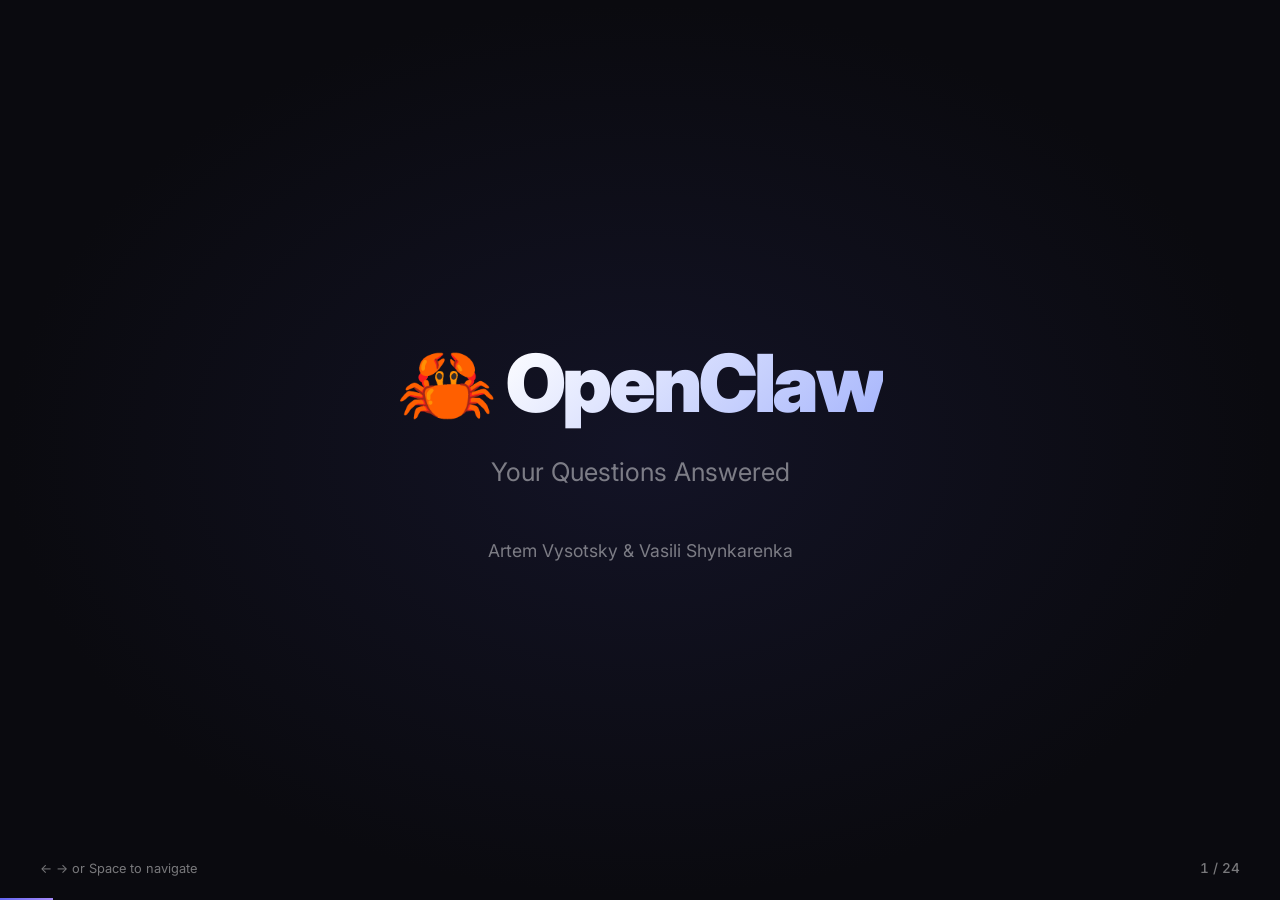
<file: webinar/openclaw-webinar.html>
<!DOCTYPE html>
<html lang="en">
<head>
    <meta charset="UTF-8">
    <meta name="viewport" content="width=device-width, initial-scale=1.0">
    <title>OpenClaw OpenClaw Webinar: Your Questions Answered</title>
    <link href="https://fonts.googleapis.com/css2?family=Inter:wght@300;400;500;600;700;800;900&display=swap" rel="stylesheet">
    <style>
        * { margin: 0; padding: 0; box-sizing: border-box; }

        :root {
            --bg: #0a0a0f;
            --surface: rgba(255,255,255,0.04);
            --surface-hover: rgba(255,255,255,0.08);
            --border: rgba(255,255,255,0.08);
            --text: #e8e8ed;
            --text-dim: rgba(255,255,255,0.6);
            --text-muted: rgba(255,255,255,0.45);
            --accent: #6366f1;
            --accent-glow: rgba(99,102,241,0.15);
            --green: #22c55e;
            --red: #ef4444;
            --orange: #f59e0b;
            --radius: 16px;
        }

        body {
            font-family: 'Inter', -apple-system, BlinkMacSystemFont, sans-serif;
            background: var(--bg);
            color: var(--text);
            overflow: hidden;
            -webkit-font-smoothing: antialiased;
        }

        .presentation { width: 100vw; height: 100vh; position: relative; }

        .slide {
            width: 100%; height: 100%;
            display: none;
            padding: 70px 100px;
            position: absolute; top: 0; left: 0;
            overflow-y: auto;
            background: var(--bg);
        }

        .slide.active { display: flex; flex-direction: column; }

        .slide-title {
            position: absolute; top: 30px; left: 100px; right: 100px;
            padding-bottom: 20px;
            border-bottom: 1px solid var(--border);
        }

        h1 { font-size: 3.8rem; font-weight: 800; letter-spacing: -0.03em; color: #fff; margin-bottom: 16px; }
        h2 { font-size: 2.4rem; font-weight: 700; letter-spacing: -0.02em; color: #fff; margin-bottom: 24px; }
        h3 { font-size: 1.4rem; font-weight: 600; color: var(--text); margin: 20px 0 12px 0; letter-spacing: -0.01em; }

        .slide-content { margin-top: 100px; flex: 1; }

        p, li { font-size: 1.35rem; line-height: 1.8; color: var(--text-dim); font-weight: 400; }
        ul { list-style: none; margin: 16px 0; }
        li { margin: 12px 0; padding-left: 28px; position: relative; }
        li::before { content: ""; position: absolute; left: 0; top: 14px; width: 6px; height: 6px; border-radius: 50%; background: var(--accent); }

        .highlight { color: #fff; font-weight: 600; }
        .bad { color: var(--red); font-weight: 600; }
        .warn { color: var(--orange); font-weight: 500; }

        .two-columns { display: grid; grid-template-columns: 1fr 1fr; gap: 30px; margin-top: 24px; }
        .three-columns { display: grid; grid-template-columns: 1fr 1fr 1fr; gap: 24px; margin-top: 24px; }

        .column {
            background: var(--surface); padding: 32px;
            border-radius: var(--radius); border: 1px solid var(--border);
            backdrop-filter: blur(20px);
            box-shadow: 0 4px 24px rgba(0,0,0,0.2);
        }
        .column h3 { margin-top: 0; }

        .quote {
            font-size: 1.3rem; color: var(--text-dim);
            border-left: 3px solid var(--accent); padding-left: 24px; margin: 32px 0;
            font-weight: 400;
        }

        .code-block {
            background: rgba(255,255,255,0.03); padding: 28px; border-radius: var(--radius);
            font-family: 'SF Mono', 'Monaco', 'Menlo', monospace; font-size: 1rem;
            color: var(--text); margin: 20px 0; white-space: pre; overflow-x: auto;
            border: 1px solid var(--border);
        }

        table { width: 100%; border-collapse: collapse; margin: 24px 0; font-size: 1.2rem; }
        th, td { padding: 20px 24px; text-align: left; border-bottom: 1px solid var(--border); }
        th { color: var(--text-muted); font-weight: 500; font-size: 0.9rem; text-transform: uppercase; letter-spacing: 0.05em; }

        .progress-bar {
            position: fixed; bottom: 0; left: 0; height: 2px;
            background: linear-gradient(90deg, var(--accent), #a78bfa);
            transition: width 0.3s ease; z-index: 100;
        }

        .slide-counter {
            position: fixed; bottom: 24px; right: 40px;
            font-size: 0.85rem; color: var(--text-muted); font-weight: 500;
            font-variant-numeric: tabular-nums;
        }
        .nav-hint { position: fixed; bottom: 24px; left: 40px; font-size: 0.8rem; color: var(--text-muted); }

        .title-slide {
            justify-content: center; align-items: center; text-align: center;
            position: relative;
            background: radial-gradient(ellipse at 50% 50%, rgba(99,102,241,0.1) 0%, var(--bg) 70%);
        }
        .title-slide .subtitle { font-size: 1.6rem; }
        .title-slide h1 { font-size: 5rem; font-weight: 900; letter-spacing: -0.04em; color: #fff; }
        .title-slide h1 .grad { background: linear-gradient(135deg, #fff 0%, #a5b4fc 100%); -webkit-background-clip: text; -webkit-text-fill-color: transparent; background-clip: text; }
        .subtitle { font-size: 1.5rem; color: var(--text-muted); margin-top: 8px; font-weight: 400; }

        .section-number {
            font-size: 10rem; font-weight: 900;
            color: #fff; opacity: 0.03; position: absolute; top: 10px; right: 80px;
            letter-spacing: -0.05em;
        }

        .prompt-block {
            background: linear-gradient(135deg, rgba(99,102,241,0.12), rgba(99,102,241,0.04));
            border: 1px solid rgba(99,102,241,0.2);
            border-radius: var(--radius); padding: 20px 24px;
            margin: 16px 0; font-size: 1.05rem; line-height: 1.6; max-width: 750px;
            color: var(--text);
        }
        .prompt-block::before {
            content: "Prompt";
            display: block; font-size: 0.7rem; color: var(--accent);
            font-weight: 600; text-transform: uppercase; letter-spacing: 0.08em; margin-bottom: 8px;
        }

        .flow-diagram { display: flex; align-items: stretch; justify-content: center; gap: 12px; margin: 30px 0; flex-wrap: wrap; }
        .flow-step {
            background: var(--surface); border: 1px solid var(--border);
            border-radius: var(--radius); padding: 20px 24px; text-align: center; min-width: 160px; flex: 1; max-width: 220px;
            backdrop-filter: blur(20px);
            display: flex; flex-direction: column; justify-content: center; align-items: center;
        }
        .flow-step .step-icon { font-size: 1.8rem; margin-bottom: 8px; }
        .flow-step .step-text { font-size: 0.95rem; color: var(--text-dim); }
        .flow-arrow { font-size: 1.5rem; color: var(--text-muted); display: flex; align-items: center; }

        .stat-grid { display: grid; grid-template-columns: repeat(3, 1fr); gap: 24px; margin: 24px 0; }
        .stat-card {
            background: var(--surface); border: 1px solid var(--border);
            border-radius: var(--radius); padding: 32px; text-align: center;
            backdrop-filter: blur(20px);
            box-shadow: 0 4px 24px rgba(0,0,0,0.2);
        }
        .stat-number { font-size: 2.8rem; font-weight: 800; color: #fff; letter-spacing: -0.03em; }
        .stat-label { font-size: 1rem; color: var(--text-muted); margin-top: 8px; }

        .step-sequence { display: flex; gap: 16px; margin: 24px 0; }
        .step-box {
            flex: 1; background: var(--surface); border: 1px solid var(--border);
            border-radius: var(--radius); padding: 24px; text-align: center;
        }
        .step-box.active-step {
            background: linear-gradient(135deg, var(--accent), #818cf8);
            border-color: transparent;
        }
        .step-box .step-num { font-size: 2.2rem; font-weight: 800; opacity: 0.15; margin-bottom: 8px; color: #fff; }
        .step-box.active-step .step-num { opacity: 0.3; }
        .step-box .step-label { font-size: 1rem; color: var(--text-dim); }
        .step-box.active-step .step-label { color: #fff; }

        .column-accent {
            background: linear-gradient(135deg, rgba(99,102,241,0.1), rgba(99,102,241,0.03));
            border-color: rgba(99,102,241,0.2);
        }
        .column-accent h3 { color: #fff; }
        .column-accent li { color: var(--text); }

        .column-green {
            background: linear-gradient(135deg, rgba(34,197,94,0.1), rgba(34,197,94,0.03));
            border-color: rgba(34,197,94,0.2);
        }
        .column-green h3 { color: var(--green); }

        .column-orange {
            background: linear-gradient(135deg, rgba(245,158,11,0.1), rgba(245,158,11,0.03));
            border-color: rgba(245,158,11,0.2);
        }
        .column-orange h3 { color: var(--orange); }

        .tag {
            display: inline-block; padding: 4px 12px; border-radius: 100px;
            font-size: 0.8rem; font-weight: 600; letter-spacing: 0.03em;
        }
        .tag-green { background: rgba(34,197,94,0.12); color: var(--green); }
        .tag-red { background: rgba(239,68,68,0.12); color: var(--red); }
        .tag-accent { background: var(--accent-glow); color: var(--accent); }

        a { color: var(--accent); text-decoration: none; font-weight: 500; }
        a:hover { text-decoration: underline; }

        @media (min-width: 1600px) { html { font-size: 18px; } }
        @media (min-width: 1920px) {
            html { font-size: 20px; }
            .slide { padding: 80px 140px; }
            .slide-title { left: 140px; right: 140px; }
            .flow-step { min-width: 160px; padding: 24px 28px; }
            .flow-step .step-icon { font-size: 2.2rem; }
            .stat-card { padding: 40px; }
            .stat-number { font-size: 3.2rem; }
            .column { padding: 40px; }
            .two-columns { gap: 40px; }
            .step-sequence { gap: 24px; }
            .step-box { padding: 32px; }
            .prompt-block { padding: 28px 32px; max-width: 900px; font-size: 1.15rem; }
            table { font-size: 1.3rem; }
            th, td { padding: 24px 32px; }
        }
        @media (min-width: 2400px) {
            html { font-size: 24px; }
            .slide { padding: 100px 200px; }
            .slide-title { left: 200px; right: 200px; }
            h1 { font-size: 4.5rem; }
            .title-slide h1 { font-size: 6rem; }
            h2 { font-size: 3rem; }
            h3 { font-size: 1.6rem; }
            .flow-diagram { gap: 20px; }
            .flow-step { min-width: 180px; padding: 28px 32px; }
            .stat-grid { gap: 36px; }
            .stat-card { padding: 48px; }
            .stat-number { font-size: 3.6rem; }
            .column { padding: 48px; }
            .two-columns { gap: 50px; }
            .prompt-block { padding: 32px 40px; max-width: 1100px; font-size: 1.25rem; }
            .quote { font-size: 1.5rem; padding-left: 32px; }
            .code-block { padding: 36px; font-size: 1.1rem; }
            table { font-size: 1.4rem; }
            th, td { padding: 28px 36px; }
            li { margin: 16px 0; }
            .progress-bar { height: 3px; }
        }
        @media (min-width: 3200px) {
            html { font-size: 30px; }
            .slide { padding: 120px 260px; }
            .slide-title { left: 260px; right: 260px; }
            .title-slide h1 { font-size: 7rem; }
            .stat-grid { gap: 48px; }
            .stat-card { padding: 56px; }
            .column { padding: 56px; }
            .progress-bar { height: 4px; }
        }
    </style>
</head>
<body>
    <div class="presentation">

        <!-- ==================== TITLE ==================== -->
        <div class="slide title-slide active">
            <h1>🦀 <span class="grad">OpenClaw</span></h1>
            <div class="subtitle">Your Questions Answered</div>
            <p style="margin-top: 48px; color: var(--text-muted); font-size: 1.1rem;">Artem Vysotsky &amp; Vasili Shynkarenka</p>
        </div>

        <!-- ==================== AGENDA ==================== -->
        <div class="slide">
            <div class="slide-title"><h2>📋 Today's Agenda (60 min)</h2></div>
            <div class="slide-content" style="display: flex; flex-direction: column; justify-content: center; height: 70%;">
                <div class="step-sequence">
                    <div class="step-box active-step">
                        <div class="step-num">1</div>
                        <div class="step-label"><span style="color: #fff; font-weight: 700;">🚀 Getting Started</span><br><span style="font-size: 0.8rem; color: rgba(255,255,255,0.7);">10 min</span></div>
                    </div>
                    <div class="step-box">
                        <div class="step-num">2</div>
                        <div class="step-label"><span class="highlight">💡 Use Cases</span><br><span style="font-size: 0.8rem;">15 min</span></div>
                    </div>
                    <div class="step-box">
                        <div class="step-num">3</div>
                        <div class="step-label"><span class="highlight">🔐 Security</span><br><span style="font-size: 0.8rem;">10 min</span></div>
                    </div>
                    <div class="step-box">
                        <div class="step-num">4</div>
                        <div class="step-label"><span class="highlight">🔧 Technical</span><br><span style="font-size: 0.8rem;">15 min</span></div>
                    </div>
                    <div class="step-box">
                        <div class="step-num">5</div>
                        <div class="step-label"><span class="highlight">✅ Best Practices</span><br><span style="font-size: 0.8rem;">10 min</span></div>
                    </div>
                </div>
                <p style="margin-top: 24px; font-size: 1.2rem; color: var(--text-dim); text-align: center;">29 questions from 80 registrants. Let's answer them all.</p>
            </div>
        </div>

        <!-- ==================== SECTION 1: GETTING STARTED ==================== -->

        <div class="slide title-slide">
            <h1>🚀 <span class="grad">Getting Started</span></h1>
            <div class="subtitle">&ldquo;Where do I begin?&rdquo;</div>
        </div>

        <div class="slide">
            <div class="slide-title"><h2>🚀 What Is OpenClaw? (Simple Version)</h2></div>
            <div class="slide-content" style="display: flex; flex-direction: column; justify-content: center; height: 70%;">
                <p style="font-size: 1.8rem; font-weight: 700; margin-bottom: 32px; color: #fff;">
                    An AI employee that lives on your computer.
                </p>
                <p style="font-size: 1.3rem; color: var(--text-dim); margin-bottom: 32px;">
                    You text it on <span class="highlight">Telegram or WhatsApp</span>. It does things for you.
                </p>
                <div class="flow-diagram">
                    <div class="flow-step"><div class="step-icon">📱</div><div class="step-text">You text<br><strong style="color:#fff;">&ldquo;Check my email&rdquo;</strong></div></div>
                    <div class="flow-arrow">&rarr;</div>
                    <div class="flow-step"><div class="step-icon">🧠</div><div class="step-text">Agent reads<br>your inbox</div></div>
                    <div class="flow-arrow">&rarr;</div>
                    <div class="flow-step"><div class="step-icon">📋</div><div class="step-text">Summarizes<br>urgent items</div></div>
                    <div class="flow-arrow">&rarr;</div>
                    <div class="flow-step" style="background: linear-gradient(135deg, rgba(34,197,94,0.15), rgba(34,197,94,0.05)); border-color: rgba(34,197,94,0.3);"><div class="step-icon">💬</div><div class="step-text"><strong style="color:var(--green);">Sends you</strong><br>the summary</div></div>
                </div>
                <p style="margin-top: 24px; font-size: 1.1rem; color: var(--text-muted);">Email, calendar, browser, files, scheduling &mdash; all from your phone.</p>
            </div>
        </div>

        <div class="slide">
            <div class="slide-title"><h2>🚀 Do I Need to Code?</h2></div>
            <div class="slide-content" style="display: flex; flex-direction: column; justify-content: center; height: 70%;">
                <p style="font-size: 1.6rem; font-weight: 600; margin-bottom: 32px; color: #fff;">
                    No. But you need <span style="color: var(--accent);">patience</span> and a <span style="color: var(--accent);">coding assistant</span>.
                </p>
                <div class="two-columns">
                    <div class="column">
                        <h3>What you need</h3>
                        <ul>
                            <li>A computer (Mac Mini, old laptop, or VPS)</li>
                            <li>A <span class="highlight">coding agent</span> (Claude Code or Codex) to help you set up</li>
                            <li>A Telegram or WhatsApp account</li>
                            <li>A dedicated Gmail for your agent</li>
                            <li>~2 hours for initial setup</li>
                        </ul>
                    </div>
                    <div class="column column-accent">
                        <h3>What you DON'T need</h3>
                        <ul>
                            <li>Programming experience</li>
                            <li>A CS degree</li>
                            <li>Linux knowledge</li>
                            <li>The coding agent <span class="highlight">does the hard parts</span></li>
                        </ul>
                    </div>
                </div>
                <div class="quote" style="margin-top: 16px;">The setup is the hardest part. Once it works, it works forever.</div>
            </div>
        </div>

        <div class="slide">
            <div class="slide-title"><h2>🚀 From Theory to Practice</h2></div>
            <div class="slide-content" style="display: flex; flex-direction: column; justify-content: center; height: 70%;">
                <p style="font-size: 1.3rem; color: var(--text-dim); margin-bottom: 24px;">The jump from &ldquo;I know what AI is&rdquo; to &ldquo;AI does my work&rdquo;:</p>
                <div class="step-sequence">
                    <div class="step-box">
                        <div class="step-num">1</div>
                        <div class="step-label"><span class="highlight">Install</span><br><span style="font-size: 0.85rem;">One command</span></div>
                    </div>
                    <div class="step-box">
                        <div class="step-num">2</div>
                        <div class="step-label"><span class="highlight">Connect</span><br><span style="font-size: 0.85rem;">Telegram + email</span></div>
                    </div>
                    <div class="step-box">
                        <div class="step-num">3</div>
                        <div class="step-label"><span class="highlight">First task</span><br><span style="font-size: 0.85rem;">&ldquo;Check my email&rdquo;</span></div>
                    </div>
                    <div class="step-box active-step">
                        <div class="step-num">4</div>
                        <div class="step-label"><span style="color: #fff; font-weight: 700;">Automate</span><br><span style="font-size: 0.85rem; color: rgba(255,255,255,0.6);">Cron jobs, workflows</span></div>
                    </div>
                </div>
                <p style="margin-top: 24px; font-size: 1.2rem; color: var(--accent); font-weight: 600;">Resources: our 4-workshop course takes you from zero to multi-agent in 4 weeks.</p>
            </div>
        </div>

        <!-- ==================== SECTION 2: USE CASES ==================== -->

        <div class="slide title-slide">
            <h1>💡 <span class="grad">Use Cases</span></h1>
            <div class="subtitle">What can it actually do?</div>
        </div>

        <div class="slide">
            <div class="slide-title"><h2>💡 Personal Assistant</h2></div>
            <div class="slide-content" style="display: flex; flex-direction: column; justify-content: center; height: 70%;">
                <p style="font-size: 1.3rem; color: var(--text-dim); margin-bottom: 16px;">
                    <em>&ldquo;Can it manage my to-do list? Triage my WhatsApp? Reduce email replies?&rdquo;</em>
                </p>
                <div class="three-columns">
                    <div class="column column-accent">
                        <h3>📧 Email</h3>
                        <ul>
                            <li>Morning inbox digest</li>
                            <li>Draft replies to routine emails</li>
                            <li>Flag urgent messages</li>
                            <li>Auto-reply to simple ones</li>
                        </ul>
                    </div>
                    <div class="column column-green">
                        <h3>📱 Messaging</h3>
                        <ul>
                            <li>Triage WhatsApp/Telegram</li>
                            <li>Summarize group chats</li>
                            <li>Remind you of unanswered messages</li>
                            <li>Schedule follow-ups</li>
                        </ul>
                    </div>
                    <div class="column">
                        <h3>📅 Scheduling</h3>
                        <ul>
                            <li>Meeting prep 30 min before calls</li>
                            <li>Daily task briefings</li>
                            <li>Weekend logistics for families</li>
                            <li>Appointment reminders</li>
                        </ul>
                    </div>
                </div>
            </div>
        </div>

        <div class="slide">
            <div class="slide-title"><h2>💡 Business &amp; Professional</h2></div>
            <div class="slide-content" style="display: flex; flex-direction: column; justify-content: center; height: 70%;">
                <p style="font-size: 1.3rem; color: var(--text-dim); margin-bottom: 16px;">
                    <em>&ldquo;Sales generation? Lead gen? Finance? Content marketing?&rdquo;</em>
                </p>
                <div class="two-columns">
                    <div class="column">
                        <h3>💰 Sales &amp; Marketing</h3>
                        <ul>
                            <li><span class="highlight">Lead gen:</span> scan signups, enrich profiles, send personalized outreach</li>
                            <li><span class="highlight">Social media:</span> daily trend scan, draft posts, post on schedule</li>
                            <li><span class="highlight">Content:</span> repurpose blog &rarr; LinkedIn &rarr; X &rarr; email</li>
                        </ul>
                    </div>
                    <div class="column column-accent">
                        <h3>📊 Finance &amp; Admin</h3>
                        <ul>
                            <li><span class="highlight">Expense tracking:</span> forward receipts, auto-categorize in Sheets</li>
                            <li><span class="highlight">Report prep:</span> pull data, draft weekly summaries</li>
                            <li><span class="highlight">Invoice processing:</span> parse emails, extract amounts, track payments</li>
                        </ul>
                    </div>
                </div>
                <p style="margin-top: 16px; font-size: 1.1rem; color: var(--text-muted);">Claire Vo runs 9 agents: personal assistant, family manager, marketer, sales, helpdesk, developer, podcast producer, course operator, kids' educator.</p>
            </div>
        </div>

        <div class="slide">
            <div class="slide-title"><h2>💡 Research, STEM &amp; Agile</h2></div>
            <div class="slide-content" style="display: flex; flex-direction: column; justify-content: center; height: 70%;">
                <div class="two-columns">
                    <div class="column">
                        <h3>🔬 Research &amp; STEM</h3>
                        <ul>
                            <li>Literature monitoring &mdash; daily scan of arxiv, PubMed</li>
                            <li>Data pipeline automation</li>
                            <li>Lab notebook management</li>
                            <li>Conference deadline tracking</li>
                        </ul>
                    </div>
                    <div class="column column-accent">
                        <h3>⚡ Agile Development</h3>
                        <ul>
                            <li>Standup summaries from Slack/Linear</li>
                            <li>PR review reminders</li>
                            <li>Sprint metrics reporting</li>
                            <li>Bug triage from support inbox</li>
                        </ul>
                    </div>
                </div>
                <div class="quote" style="margin-top: 16px;">&ldquo;Is this something I could offer as a service?&rdquo; &mdash; Yes. Agent setup and management is becoming a real consulting niche.</div>
            </div>
        </div>

        <div class="slide">
            <div class="slide-title"><h2>💡 Most Surprising Use Case</h2></div>
            <div class="slide-content" style="display: flex; flex-direction: column; justify-content: center; height: 70%;">
                <p style="font-size: 1.6rem; font-weight: 600; margin-bottom: 32px; color: #fff;">
                    The ones we didn't expect:
                </p>
                <ul>
                    <li>🎵 An agent that <span class="highlight">plays music on demand</span> via browser automation</li>
                    <li>👨‍👩‍👧‍👦 A family coordinator that texts both parents <span class="highlight">weekend logistics</span> every Friday</li>
                    <li>📈 An agent that monitors <span class="highlight">competitor websites daily</span> and drafts response strategies</li>
                    <li>🧑‍🏫 A kids' educator that sends a <span class="highlight">word of the day and math problem</span> each morning</li>
                    <li>💼 An agent that <span class="highlight">books itself API credits</span> (the first AI to buy its own compute)</li>
                </ul>
            </div>
        </div>

        <!-- ==================== SECTION 3: SECURITY ==================== -->

        <div class="slide title-slide">
            <h1>🔐 <span class="grad">Security &amp; Privacy</span></h1>
            <div class="subtitle">The most asked question</div>
        </div>

        <div class="slide">
            <div class="slide-title"><h2>🔐 The Security Reality</h2></div>
            <div class="slide-content" style="display: flex; flex-direction: column; justify-content: center; height: 70%;">
                <p style="font-size: 1.4rem; margin-bottom: 24px; color: var(--text-dim);">
                    <em>&ldquo;How do you handle sensitive data? Contracts? Financial statements?&rdquo;</em>
                </p>
                <div class="two-columns">
                    <div class="column column-green">
                        <h3>✅ What OpenClaw does right</h3>
                        <ul>
                            <li><span class="highlight">Runs locally</span> on your machine &mdash; data stays with you</li>
                            <li><span class="highlight">Exec approvals</span> &mdash; hard gate on terminal commands</li>
                            <li><span class="highlight">UNTRUSTED labels</span> on external content</li>
                            <li><span class="highlight">Session isolation</span> between conversations</li>
                            <li><span class="highlight">1Password</span> integration &mdash; no passwords in files</li>
                        </ul>
                    </div>
                    <div class="column" style="border-color: rgba(239,68,68,0.2);">
                        <h3 style="color: var(--red);">⚠️ What to be careful about</h3>
                        <ul>
                            <li>Agent has access to <span class="bad">everything</span> on the machine</li>
                            <li>System prompts are <span class="bad">guidelines, not firewalls</span></li>
                            <li>Prompt injection via email/web is <span class="bad">real</span></li>
                            <li>More tools = more <span class="bad">confusion</span> = more risk</li>
                        </ul>
                    </div>
                </div>
            </div>
        </div>

        <div class="slide">
            <div class="slide-title"><h2>🔐 Corporate Device? Local vs Cloud?</h2></div>
            <div class="slide-content" style="display: flex; flex-direction: column; justify-content: center; height: 70%;">
                <p style="font-size: 1.3rem; color: var(--text-dim); margin-bottom: 24px;">
                    <em>&ldquo;Can I use it on a company-issued computer? Local or cloud?&rdquo;</em>
                </p>
                <div class="three-columns">
                    <div class="column" style="border-color: rgba(239,68,68,0.2);">
                        <h3 style="color: var(--red);">❌ Don't</h3>
                        <ul>
                            <li>Install on your <span class="bad">primary work laptop</span></li>
                            <li>Give it access to <span class="bad">corporate credentials</span></li>
                            <li>Run on <span class="bad">shared servers</span></li>
                        </ul>
                    </div>
                    <div class="column column-green">
                        <h3>✅ Do</h3>
                        <ul>
                            <li>Use a <span class="highlight">dedicated machine</span> (Mac Mini, old laptop)</li>
                            <li>Create a <span class="highlight">separate user account</span></li>
                            <li>Give it its own <span class="highlight">email, not yours</span></li>
                        </ul>
                    </div>
                    <div class="column column-accent">
                        <h3>☁️ Cloud VPS</h3>
                        <ul>
                            <li>Good option: Railway, Hetzner, DigitalOcean</li>
                            <li>As cheap as <span class="highlight">$5/month</span></li>
                            <li>Isolated from your machine</li>
                        </ul>
                    </div>
                </div>
                <p style="margin-top: 16px; font-size: 1.1rem; color: var(--accent); font-weight: 600;">Golden rule: treat your agent like a new hire. Own workspace, own email, limited access.</p>
            </div>
        </div>

        <!-- ==================== SECTION 4: TECHNICAL ==================== -->

        <div class="slide title-slide">
            <h1>🔧 <span class="grad">Technical Deep Dive</span></h1>
            <div class="subtitle">Tools, models, limits, costs</div>
        </div>

        <div class="slide">
            <div class="slide-title"><h2>🔧 Why OpenClaw?</h2></div>
            <div class="slide-content" style="display: flex; flex-direction: column; justify-content: center; height: 70%;">
                <p style="font-size: 1.3rem; color: var(--text-dim); margin-bottom: 16px;"><em>&ldquo;Why not NemoClaw? Other AI tools?&rdquo;</em></p>
                <table>
                    <tr><th>Feature</th><th>OpenClaw</th><th>NemoClaw</th><th>Claude Cowork</th></tr>
                    <tr><td>Always-on messaging</td><td><span class="highlight">✅ 50+ channels</span></td><td>✅ Limited</td><td>❌ Desktop only</td></tr>
                    <tr><td>Self-hosted</td><td><span class="highlight">✅</span></td><td>✅</td><td>❌ Anthropic cloud</td></tr>
                    <tr><td>Open source</td><td><span class="highlight">✅</span></td><td>✅</td><td>❌</td></tr>
                    <tr><td>Multi-agent</td><td><span class="highlight">✅ Built-in</span></td><td>Limited</td><td>❌</td></tr>
                    <tr><td>Skill marketplace</td><td><span class="highlight">2,800+ skills</span></td><td>Growing</td><td>N/A</td></tr>
                    <tr><td>Ecosystem size</td><td><span class="highlight">228K GitHub stars</span></td><td>Smaller</td><td>N/A</td></tr>
                </table>
            </div>
        </div>

        <div class="slide">
            <div class="slide-title"><h2>🔧 Models, Costs &amp; The Anthropic Ban</h2></div>
            <div class="slide-content" style="display: flex; flex-direction: column; justify-content: center; height: 70%;">
                <p style="font-size: 1.3rem; color: var(--text-dim); margin-bottom: 16px;"><em>&ldquo;What will it cost now that Claude banned agents?&rdquo;</em></p>
                <p style="font-size: 1.1rem; margin-bottom: 16px; color: var(--orange);">🚨 April 4, 2026: Anthropic blocked Claude subscriptions from third-party tools like OpenClaw.</p>
                <div class="three-columns">
                    <div class="column column-accent">
                        <h3>OpenAI (recommended)</h3>
                        <ul>
                            <li>ChatGPT Plus: <span class="highlight">$20/mo</span></li>
                            <li>Explicitly supports OpenClaw</li>
                            <li>Codex 5.3 / GPT-5.4</li>
                        </ul>
                    </div>
                    <div class="column column-green">
                        <h3>Cheap models</h3>
                        <ul>
                            <li>Kimi 2.5, Minimax M2.5</li>
                            <li><span class="highlight">~$10/mo</span> for routine tasks</li>
                            <li>Good for cron jobs, drafts</li>
                        </ul>
                    </div>
                    <div class="column column-orange">
                        <h3>Startup credits</h3>
                        <ul>
                            <li>Anthropic, OpenAI, Google, AWS</li>
                            <li>Many teams have <span class="highlight">$1000s unused</span></li>
                            <li>Ask your org!</li>
                        </ul>
                    </div>
                </div>
                <p style="margin-top: 12px; font-size: 1rem; color: var(--text-muted);">Yes, you can run open-source models through OpenClaw. Yes, you can mix providers.</p>
            </div>
        </div>

        <div class="slide">
            <div class="slide-title"><h2>🔧 Limitations &amp; Risks</h2></div>
            <div class="slide-content" style="display: flex; flex-direction: column; justify-content: center; height: 70%;">
                <p style="font-size: 1.3rem; color: var(--text-dim); margin-bottom: 16px;"><em>&ldquo;What are the current limitations? Main risks? Memory limits?&rdquo;</em></p>
                <div class="two-columns">
                    <div class="column" style="border-color: rgba(239,68,68,0.2);">
                        <h3 style="color: var(--red);">Limitations</h3>
                        <ul>
                            <li><span class="bad">Context window</span> &mdash; forgets in long conversations</li>
                            <li><span class="bad">Setup complexity</span> &mdash; not plug-and-play (yet)</li>
                            <li><span class="bad">Prompt injection</span> &mdash; can be tricked by external content</li>
                            <li><span class="bad">Cost</span> &mdash; heavy use gets expensive</li>
                            <li><span class="bad">Reliability</span> &mdash; crons break, things go wrong</li>
                        </ul>
                    </div>
                    <div class="column column-green">
                        <h3>Mitigations</h3>
                        <ul>
                            <li><span class="highlight">Session resets</span> &mdash; daily at 4am, refreshes memory</li>
                            <li><span class="highlight">Memory files</span> &mdash; MEMORY.md persists across sessions</li>
                            <li><span class="highlight">Multi-agent</span> &mdash; split work, limit blast radius</li>
                            <li><span class="highlight">Model routing</span> &mdash; cheap for simple, expensive for complex</li>
                            <li><span class="highlight">/restart</span> &mdash; when in doubt, restart the agent</li>
                        </ul>
                    </div>
                </div>
            </div>
        </div>

        <div class="slide">
            <div class="slide-title"><h2>🔧 Managing High Volume</h2></div>
            <div class="slide-content" style="display: flex; flex-direction: column; justify-content: center; height: 70%;">
                <p style="font-size: 1.3rem; color: var(--text-dim); margin-bottom: 24px;"><em>&ldquo;How do you manage many tasks at once? Long-term tracking?&rdquo;</em></p>
                <p style="font-size: 1.4rem; font-weight: 600; color: #fff; margin-bottom: 16px;">Five levels of organizing work:</p>
                <div class="step-sequence">
                    <div class="step-box">
                        <div class="step-num">1</div>
                        <div class="step-label"><span class="highlight">Single Chat</span><br><span style="font-size: 0.8rem;">One conversation</span></div>
                    </div>
                    <div class="step-box">
                        <div class="step-num">2</div>
                        <div class="step-label"><span class="highlight">Subagents</span><br><span style="font-size: 0.8rem;">Background tasks</span></div>
                    </div>
                    <div class="step-box">
                        <div class="step-num">3</div>
                        <div class="step-label"><span class="highlight">Threads</span><br><span style="font-size: 0.8rem;">Platform-level</span></div>
                    </div>
                    <div class="step-box active-step">
                        <div class="step-num">4</div>
                        <div class="step-label"><span style="color:#fff; font-weight: 700;">Multi-Agent</span><br><span style="font-size: 0.8rem; color: rgba(255,255,255,0.7);">Separate brains</span></div>
                    </div>
                    <div class="step-box">
                        <div class="step-num">5</div>
                        <div class="step-label"><span class="highlight">Dedicated</span><br><span style="font-size: 0.8rem;">OS / hardware</span></div>
                    </div>
                </div>
                <p style="margin-top: 16px; font-size: 1.1rem; color: var(--text-dim);">For long-term tracking: agents write to <span class="highlight">Google Sheets</span>, <span class="highlight">memory files</span>, and <span class="highlight">daily logs</span> that persist across sessions.</p>
            </div>
        </div>

        <!-- ==================== SECTION 5: BEST PRACTICES ==================== -->

        <div class="slide title-slide">
            <h1>✅ <span class="grad">Best Practices</span></h1>
            <div class="subtitle">Making it work in real life</div>
        </div>

        <div class="slide">
            <div class="slide-title"><h2>✅ Integrating AI Into Daily Work</h2></div>
            <div class="slide-content" style="display: flex; flex-direction: column; justify-content: center; height: 70%;">
                <div class="stat-grid" style="width: 100%; max-width: 900px;">
                    <div class="stat-card">
                        <div class="stat-number" style="font-size: 2rem;">🎯</div>
                        <div class="stat-label" style="font-size: 1.1rem; color: var(--text);">Start with ONE task</div>
                        <p style="font-size: 0.9rem; color: var(--text-muted); margin-top: 4px;">Email digest or meeting prep</p>
                    </div>
                    <div class="stat-card">
                        <div class="stat-number" style="font-size: 2rem;">🔄</div>
                        <div class="stat-label" style="font-size: 1.1rem; color: var(--text);">Close the loop</div>
                        <p style="font-size: 0.9rem; color: var(--text-muted); margin-top: 4px;">&ldquo;...and verify it works&rdquo;</p>
                    </div>
                    <div class="stat-card">
                        <div class="stat-number" style="font-size: 2rem;">📈</div>
                        <div class="stat-label" style="font-size: 1.1rem; color: var(--text);">Build trust gradually</div>
                        <p style="font-size: 0.9rem; color: var(--text-muted); margin-top: 4px;">Read-only &rarr; draft &rarr; send</p>
                    </div>
                    <div class="stat-card">
                        <div class="stat-number" style="font-size: 2rem;">🔐</div>
                        <div class="stat-label" style="font-size: 1.1rem; color: var(--text);">Least privilege</div>
                        <p style="font-size: 0.9rem; color: var(--text-muted); margin-top: 4px;">Only give access it needs</p>
                    </div>
                    <div class="stat-card">
                        <div class="stat-number" style="font-size: 2rem;">💰</div>
                        <div class="stat-label" style="font-size: 1.1rem; color: var(--text);">Right model, right job</div>
                        <p style="font-size: 0.9rem; color: var(--text-muted); margin-top: 4px;">Cheap for simple, smart for complex</p>
                    </div>
                    <div class="stat-card">
                        <div class="stat-number" style="font-size: 2rem;">🔀</div>
                        <div class="stat-label" style="font-size: 1.1rem; color: var(--text);">Don't lock in</div>
                        <p style="font-size: 0.9rem; color: var(--text-muted); margin-top: 4px;">Multi-provider, stay flexible</p>
                    </div>
                </div>
            </div>
        </div>

        <div class="slide">
            <div class="slide-title"><h2>✅ The Trust Ladder</h2></div>
            <div class="slide-content" style="display: flex; flex-direction: column; justify-content: center; height: 70%;">
                <div class="step-sequence">
                    <div class="step-box">
                        <div class="step-num">1</div>
                        <div class="step-label"><span class="highlight">Week 1</span><br><span style="font-size: 0.85rem;">Read-only: email summaries, research</span></div>
                    </div>
                    <div class="step-box">
                        <div class="step-num">2</div>
                        <div class="step-label"><span class="highlight">Week 2</span><br><span style="font-size: 0.85rem;">Drafts: email drafts, content ideas</span></div>
                    </div>
                    <div class="step-box">
                        <div class="step-num">3</div>
                        <div class="step-label"><span class="highlight">Week 3</span><br><span style="font-size: 0.85rem;">Actions: send emails, post content</span></div>
                    </div>
                    <div class="step-box active-step">
                        <div class="step-num">4</div>
                        <div class="step-label"><span style="color: #fff; font-weight: 700;">Week 4+</span><br><span style="font-size: 0.85rem; color: rgba(255,255,255,0.6);">Autonomous: cron jobs, multi-agent</span></div>
                    </div>
                </div>
                <div class="quote" style="margin-top: 24px;">Don't give your agent your bank password on day one. Build trust like you would with a new employee.</div>
            </div>
        </div>

        <!-- ==================== Q&A ==================== -->

        <div class="slide title-slide">
            <h1>❓ <span class="grad">Q&amp;A</span></h1>
            <div class="subtitle">Your questions, live</div>
        </div>

        <div class="slide title-slide">
            <h1>🦞 <span class="grad">Thank You</span></h1>
            <div class="subtitle">Start building. The world is your lobster.</div>
            <div style="margin-top: 60px;">
                <p style="font-size: 1.2rem; color: var(--text-muted);">Interested in our 4-workshop course? Ask us!</p>
                <p style="font-size: 1.1rem; color: var(--accent); margin-top: 16px;">Artem &amp; Vasili</p>
            </div>
        </div>

    </div>

    <div class="progress-bar" id="progress"></div>
    <div class="slide-counter" id="counter">1 / 1</div>
    <div class="nav-hint">&larr; &rarr; or Space to navigate</div>

    <script>
        const slides = document.querySelectorAll('.slide');
        let currentSlide = 0;

        function showSlide(n) {
            slides[currentSlide].classList.remove('active');
            currentSlide = (n + slides.length) % slides.length;
            slides[currentSlide].classList.add('active');
            document.getElementById('counter').textContent = `${currentSlide + 1} / ${slides.length}`;
            document.getElementById('progress').style.width = `${((currentSlide + 1) / slides.length) * 100}%`;
            if (window.parent !== window) {
                window.parent.postMessage({ type: 'slideChange', current: currentSlide + 1, total: slides.length }, '*');
            }
        }

        function nextSlide() { showSlide(currentSlide + 1); }
        function prevSlide() { showSlide(currentSlide - 1); }

        window.addEventListener('message', (e) => {
            if (e.data && e.data.type === 'goToSlide') showSlide(e.data.index);
            if (e.data && e.data.type === 'next') nextSlide();
            if (e.data && e.data.type === 'prev') prevSlide();
        });

        document.addEventListener('keydown', (e) => {
            if (e.key === 'ArrowRight' || e.key === ' ' || e.key === 'Enter') { e.preventDefault(); nextSlide(); }
            else if (e.key === 'ArrowLeft' || e.key === 'Backspace') { e.preventDefault(); prevSlide(); }
        });

        document.addEventListener('click', (e) => {
            if (e.clientX > window.innerWidth / 2) nextSlide(); else prevSlide();
        });

        let touchStartX = 0;
        document.addEventListener('touchstart', (e) => { touchStartX = e.touches[0].clientX; });
        document.addEventListener('touchend', (e) => {
            const diff = touchStartX - e.changedTouches[0].clientX;
            if (Math.abs(diff) > 50) { diff > 0 ? nextSlide() : prevSlide(); }
        });

        showSlide(0);
    </script>
</body>
</html>
</file>
<file: lms/lms.css>
@import url('https://fonts.googleapis.com/css2?family=Inter:wght@300;400;500;600;700;800;900&display=swap');

* { margin: 0; padding: 0; box-sizing: border-box; }

:root {
    --bg: #0a0a0f;
    --surface: rgba(255,255,255,0.04);
    --surface-hover: rgba(255,255,255,0.08);
    --border: rgba(255,255,255,0.08);
    --text: #e8e8ed;
    --text-dim: rgba(255,255,255,0.6);
    --text-muted: rgba(255,255,255,0.45);
    --accent: #6366f1;
    --accent-glow: rgba(99,102,241,0.15);
    --green: #22c55e;
    --red: #ef4444;
    --orange: #f59e0b;
    --radius: 16px;
}

body {
    font-family: 'Inter', -apple-system, BlinkMacSystemFont, sans-serif;
    background: var(--bg);
    color: var(--text);
    line-height: 1.6;
    min-height: 100vh;
}

/* ─── INDEX PAGE ─── */

.index-page {
    max-width: 1200px;
    margin: 0 auto;
    padding: 40px 40px 80px;
}

.index-header {
    text-align: center;
    margin-bottom: 40px;
}

.index-header h1 {
    font-size: 3rem;
    font-weight: 800;
    letter-spacing: -0.03em;
    margin-bottom: 12px;
    background: linear-gradient(135deg, var(--text) 0%, var(--accent) 100%);
    -webkit-background-clip: text;
    -webkit-text-fill-color: transparent;
    background-clip: text;
}

.index-header p {
    font-size: 1.15rem;
    color: var(--text-dim);
    max-width: 600px;
    margin: 0 auto;
}

/* ─── COURSE SECTIONS ─── */

.course-section {
    margin-bottom: 48px;
}

.course-section:last-child {
    margin-bottom: 0;
}

.course-header-card {
    background: var(--surface);
    border: 1px solid var(--border);
    border-radius: var(--radius);
    padding: 32px;
    display: flex;
    flex-direction: column;
    gap: 12px;
    backdrop-filter: blur(20px);
    margin-bottom: 16px;
}

.course-header-card--link {
    text-decoration: none;
    color: var(--text);
    transition: all 0.3s ease;
    cursor: pointer;
}

.course-header-card--link:hover {
    background: var(--surface-hover);
    border-color: rgba(99,102,241,0.3);
    box-shadow: 0 0 40px var(--accent-glow);
    transform: translateY(-2px);
}

.module-grid {
    display: grid;
    grid-template-columns: repeat(auto-fill, minmax(240px, 1fr));
    gap: 12px;
}

.module-card {
    background: var(--surface);
    border: 1px solid var(--border);
    border-radius: 12px;
    padding: 24px;
    text-decoration: none;
    color: var(--text);
    transition: all 0.3s ease;
    display: flex;
    flex-direction: column;
    gap: 8px;
    backdrop-filter: blur(20px);
}

.module-card:hover {
    background: var(--surface-hover);
    border-color: rgba(99,102,241,0.3);
    box-shadow: 0 0 40px var(--accent-glow);
    transform: translateY(-2px);
}

.module-number {
    font-size: 0.7rem;
    font-weight: 700;
    text-transform: uppercase;
    letter-spacing: 0.1em;
    color: var(--accent);
}

.module-title {
    font-size: 1.15rem;
    font-weight: 700;
    letter-spacing: -0.01em;
    line-height: 1.3;
}

.module-subtitle {
    font-size: 0.85rem;
    color: var(--text-dim);
    line-height: 1.5;
    flex: 1;
}

.module-footer {
    display: flex;
    align-items: center;
    justify-content: space-between;
    padding-top: 12px;
    border-top: 1px solid var(--border);
    margin-top: 4px;
}

.card-top {
    display: flex;
    align-items: center;
    justify-content: space-between;
}

.card-number {
    font-size: 0.75rem;
    font-weight: 700;
    text-transform: uppercase;
    letter-spacing: 0.1em;
    color: var(--accent);
}

.card-badge {
    font-size: 0.65rem;
    font-weight: 600;
    text-transform: uppercase;
    letter-spacing: 0.08em;
    padding: 4px 10px;
    border-radius: 100px;
    background: var(--accent-glow);
    color: var(--accent);
}

.card-badge.webinar {
    background: rgba(34,197,94,0.12);
    color: var(--green);
}

.card-title {
    font-size: 1.4rem;
    font-weight: 700;
    letter-spacing: -0.02em;
    line-height: 1.3;
}

.card-subtitle {
    font-size: 0.9rem;
    color: var(--text-dim);
    line-height: 1.5;
}

.card-footer {
    display: flex;
    align-items: center;
    justify-content: space-between;
    margin-top: auto;
    padding-top: 16px;
    border-top: 1px solid var(--border);
}

.card-meta {
    font-size: 0.8rem;
    color: var(--text-muted);
}

.card-cta {
    font-size: 0.85rem;
    font-weight: 600;
    color: var(--accent);
    display: flex;
    align-items: center;
    gap: 4px;
}

/* ─── VIEWER PAGE ─── */

.viewer-page {
    height: 100vh;
    display: flex;
    flex-direction: column;
    overflow: hidden;
}

.viewer-header {
    display: flex;
    align-items: center;
    gap: 16px;
    padding: 12px 20px;
    background: var(--surface);
    border-bottom: 1px solid var(--border);
    backdrop-filter: blur(20px);
    flex-shrink: 0;
    z-index: 10;
}

.back-link {
    color: var(--text-dim);
    text-decoration: none;
    font-size: 0.85rem;
    font-weight: 500;
    display: flex;
    align-items: center;
    gap: 6px;
    transition: color 0.2s;
    flex-shrink: 0;
}

.back-link:hover {
    color: var(--accent);
}

.nav-arrow {
    color: var(--text-muted);
    text-decoration: none;
    font-size: 1.4rem;
    line-height: 1;
    padding: 2px 6px;
    border-radius: 6px;
    transition: all 0.2s;
    flex-shrink: 0;
}

.nav-arrow:hover {
    color: var(--accent);
    background: var(--surface-hover);
}

.viewer-title {
    font-size: 1rem;
    font-weight: 600;
    flex: 1;
    white-space: nowrap;
    overflow: hidden;
    text-overflow: ellipsis;
}

.viewer-slide-counter {
    font-size: 0.8rem;
    color: var(--text-muted);
    font-variant-numeric: tabular-nums;
    flex-shrink: 0;
}

.viewer-progress {
    height: 2px;
    background: var(--border);
    flex-shrink: 0;
}

.viewer-progress-bar {
    height: 100%;
    background: linear-gradient(90deg, var(--accent), #a78bfa);
    transition: width 0.3s ease;
    width: 0%;
}

.viewer-layout {
    flex: 1;
    display: grid;
    grid-template-columns: 1fr 420px;
    overflow: hidden;
}

.viewer-slides {
    position: relative;
    overflow: hidden;
}

.viewer-slides iframe {
    width: 100%;
    height: 100%;
    border: none;
}

/* ─── SIDEBAR ─── */

.viewer-sidebar {
    display: flex;
    flex-direction: column;
    border-left: 1px solid var(--border);
    background: rgba(10,10,15,0.95);
    overflow: hidden;
}

.sidebar-header {
    display: flex;
    align-items: center;
    padding: 14px 20px;
    border-bottom: 1px solid var(--border);
    flex-shrink: 0;
}

.sidebar-header h3 {
    font-size: 0.8rem;
    font-weight: 600;
    text-transform: uppercase;
    letter-spacing: 0.08em;
    color: var(--text-dim);
}

/* Unified scrollable body */
.sidebar-body {
    flex: 1;
    overflow-y: auto;
}

/* TOC — sticky at top of sidebar body */
.sidebar-toc {
    position: sticky;
    top: 0;
    z-index: 2;
    background: rgba(10,10,15,0.97);
    padding: 12px 20px;
    border-bottom: 1px solid var(--border);
    max-height: 40vh;
    overflow-y: auto;
}

.toc-item {
    display: block;
    padding: 6px 0;
    font-size: 0.85rem;
    color: var(--text-dim);
    text-decoration: none;
    border-left: 2px solid transparent;
    padding-left: 12px;
    transition: all 0.2s;
    cursor: pointer;
}

.toc-item:hover {
    color: var(--text);
}

.toc-item.active {
    color: var(--accent);
    border-left-color: var(--accent);
}

.toc-item.toc-h3 {
    padding-left: 28px;
    font-size: 0.8rem;
}

/* Content panel — always visible below TOC */
.sidebar-content {
    padding: 20px;
}

.sidebar-content h1 {
    font-size: 1.4rem;
    font-weight: 700;
    margin: 24px 0 12px;
    letter-spacing: -0.02em;
}

.sidebar-content h1:first-child {
    margin-top: 0;
}

.sidebar-content h2 {
    font-size: 1.15rem;
    font-weight: 700;
    margin: 28px 0 10px;
    letter-spacing: -0.01em;
    color: var(--accent);
}

.sidebar-content h3 {
    font-size: 1rem;
    font-weight: 600;
    margin: 20px 0 8px;
}

.sidebar-content h4 {
    font-size: 0.9rem;
    font-weight: 600;
    margin: 16px 0 6px;
    color: var(--text-dim);
}

.sidebar-content p {
    font-size: 0.88rem;
    line-height: 1.7;
    margin-bottom: 12px;
    color: var(--text-dim);
}

.sidebar-content strong {
    color: var(--text);
    font-weight: 600;
}

.sidebar-content em {
    color: var(--text-dim);
    font-style: italic;
}

.sidebar-content ul, .sidebar-content ol {
    margin: 8px 0 16px;
    padding-left: 20px;
}

.sidebar-content li {
    font-size: 0.88rem;
    line-height: 1.6;
    margin-bottom: 4px;
    color: var(--text-dim);
}

.sidebar-content li::marker {
    color: var(--accent);
}

.sidebar-content blockquote {
    border-left: 3px solid var(--accent);
    padding: 8px 16px;
    margin: 12px 0;
    background: var(--surface);
    border-radius: 0 8px 8px 0;
    font-style: italic;
    color: var(--text-dim);
}

.sidebar-content code {
    font-family: 'SF Mono', 'Fira Code', 'Cascadia Code', monospace;
    font-size: 0.82rem;
    background: var(--surface-hover);
    padding: 2px 6px;
    border-radius: 4px;
    color: var(--accent);
}

.sidebar-content pre {
    background: rgba(0,0,0,0.4);
    border: 1px solid var(--border);
    border-radius: 8px;
    padding: 14px 16px;
    margin: 12px 0;
    overflow-x: auto;
}

.sidebar-content pre code {
    background: none;
    padding: 0;
    font-size: 0.8rem;
    color: var(--text-dim);
    line-height: 1.5;
}

.sidebar-content hr {
    border: none;
    border-top: 1px solid var(--border);
    margin: 24px 0;
}

.sidebar-content a {
    color: var(--accent);
    text-decoration: none;
}

.sidebar-content a:hover {
    text-decoration: underline;
}

/* Rich media */
.sidebar-content img {
    max-width: 100%;
    height: auto;
    border-radius: 8px;
    margin: 12px 0;
}

.sidebar-content iframe {
    width: 100%;
    aspect-ratio: 16/9;
    border: none;
    border-radius: 8px;
    margin: 12px 0;
}

.sidebar-content .mermaid {
    margin: 16px 0;
    text-align: center;
}

.sidebar-content .mermaid svg {
    max-width: 100%;
}

/* Loading state */
.sidebar-loading {
    display: flex;
    align-items: center;
    justify-content: center;
    height: 200px;
    color: var(--text-muted);
    font-size: 0.85rem;
}

.sidebar-empty {
    display: flex;
    align-items: center;
    justify-content: center;
    height: 200px;
    color: var(--text-muted);
    font-size: 0.85rem;
    text-align: center;
    padding: 20px;
}

/* ─── SIDEBAR TOGGLE (mobile) ─── */

.sidebar-toggle {
    display: none;
    position: fixed;
    bottom: 20px;
    right: 20px;
    padding: 12px 20px;
    background: var(--accent);
    color: white;
    border: none;
    border-radius: 100px;
    font-family: inherit;
    font-size: 0.85rem;
    font-weight: 600;
    cursor: pointer;
    z-index: 20;
    box-shadow: 0 4px 20px rgba(99,102,241,0.4);
}

/* ─── RESPONSIVE ─── */

@media (max-width: 1024px) {
    .index-page {
        padding: 40px 20px;
    }

    .index-header h1 {
        font-size: 2.2rem;
    }

    .course-grid {
        grid-template-columns: 1fr;
    }

    .viewer-layout {
        grid-template-columns: 1fr;
    }

    .viewer-sidebar {
        position: fixed;
        top: 0;
        right: -100%;
        width: 85%;
        max-width: 420px;
        height: 100vh;
        z-index: 30;
        transition: right 0.3s ease;
        border-left: 1px solid var(--border);
    }

    .viewer-sidebar.open {
        right: 0;
    }

    .sidebar-toggle {
        display: block;
    }

    .sidebar-overlay {
        display: none;
        position: fixed;
        top: 0;
        left: 0;
        width: 100%;
        height: 100%;
        background: rgba(0,0,0,0.5);
        z-index: 25;
    }

    .sidebar-overlay.open {
        display: block;
    }
}

@media (max-width: 600px) {
    .index-header h1 {
        font-size: 1.8rem;
    }

    .course-card {
        padding: 24px;
    }

    .viewer-header {
        padding: 10px 14px;
    }
}
</file>
